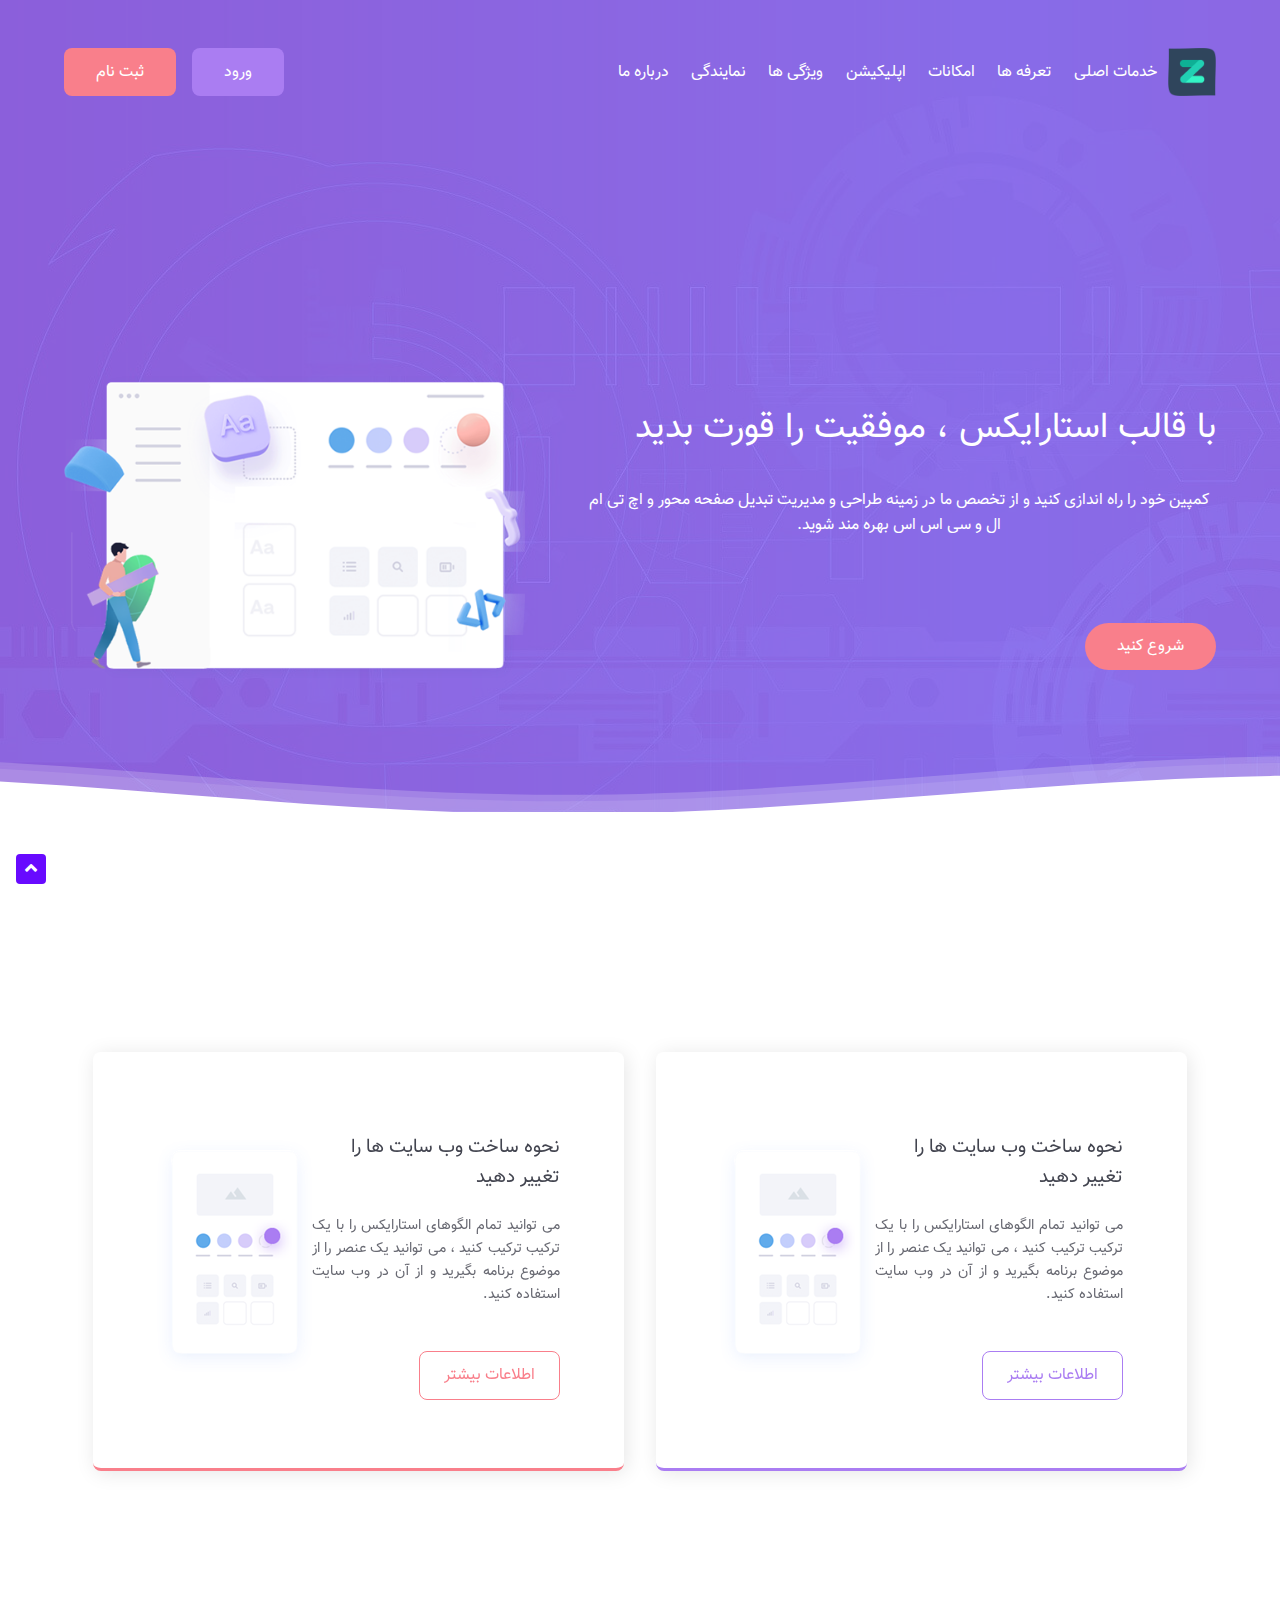
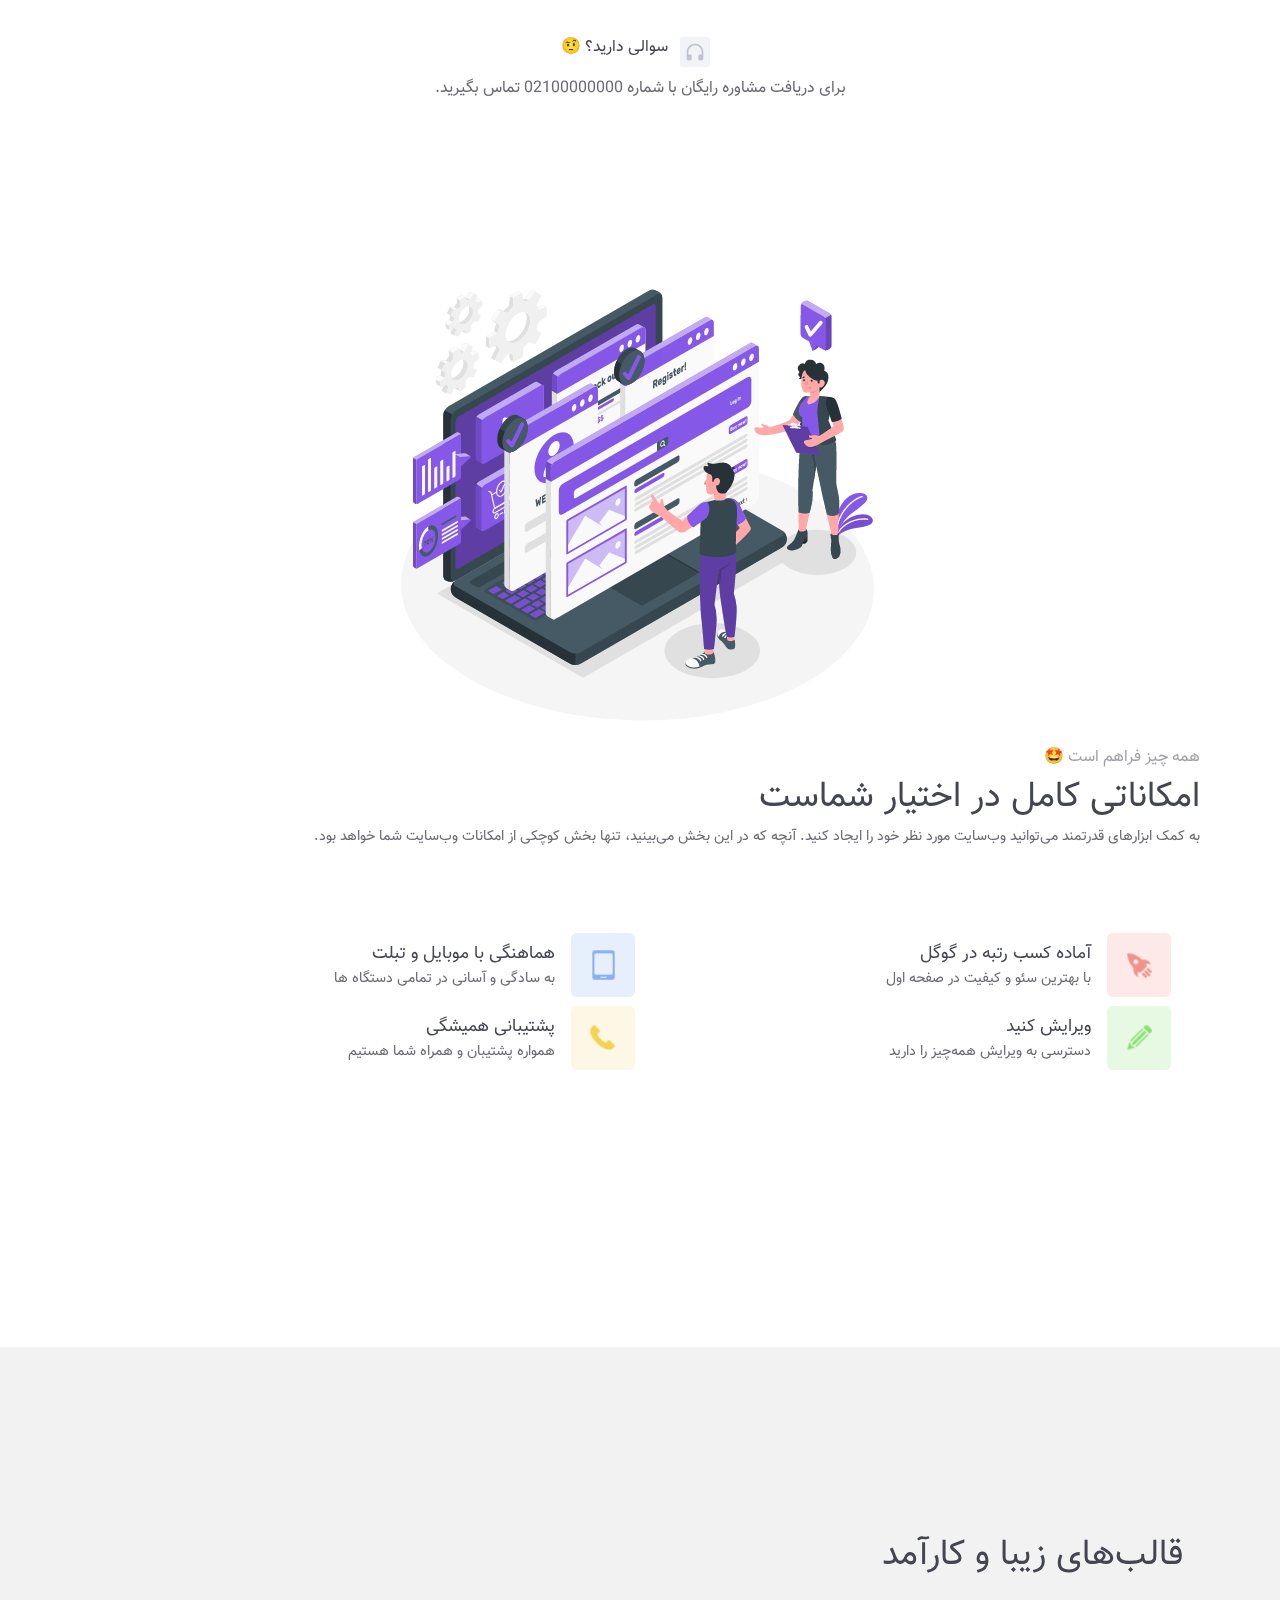
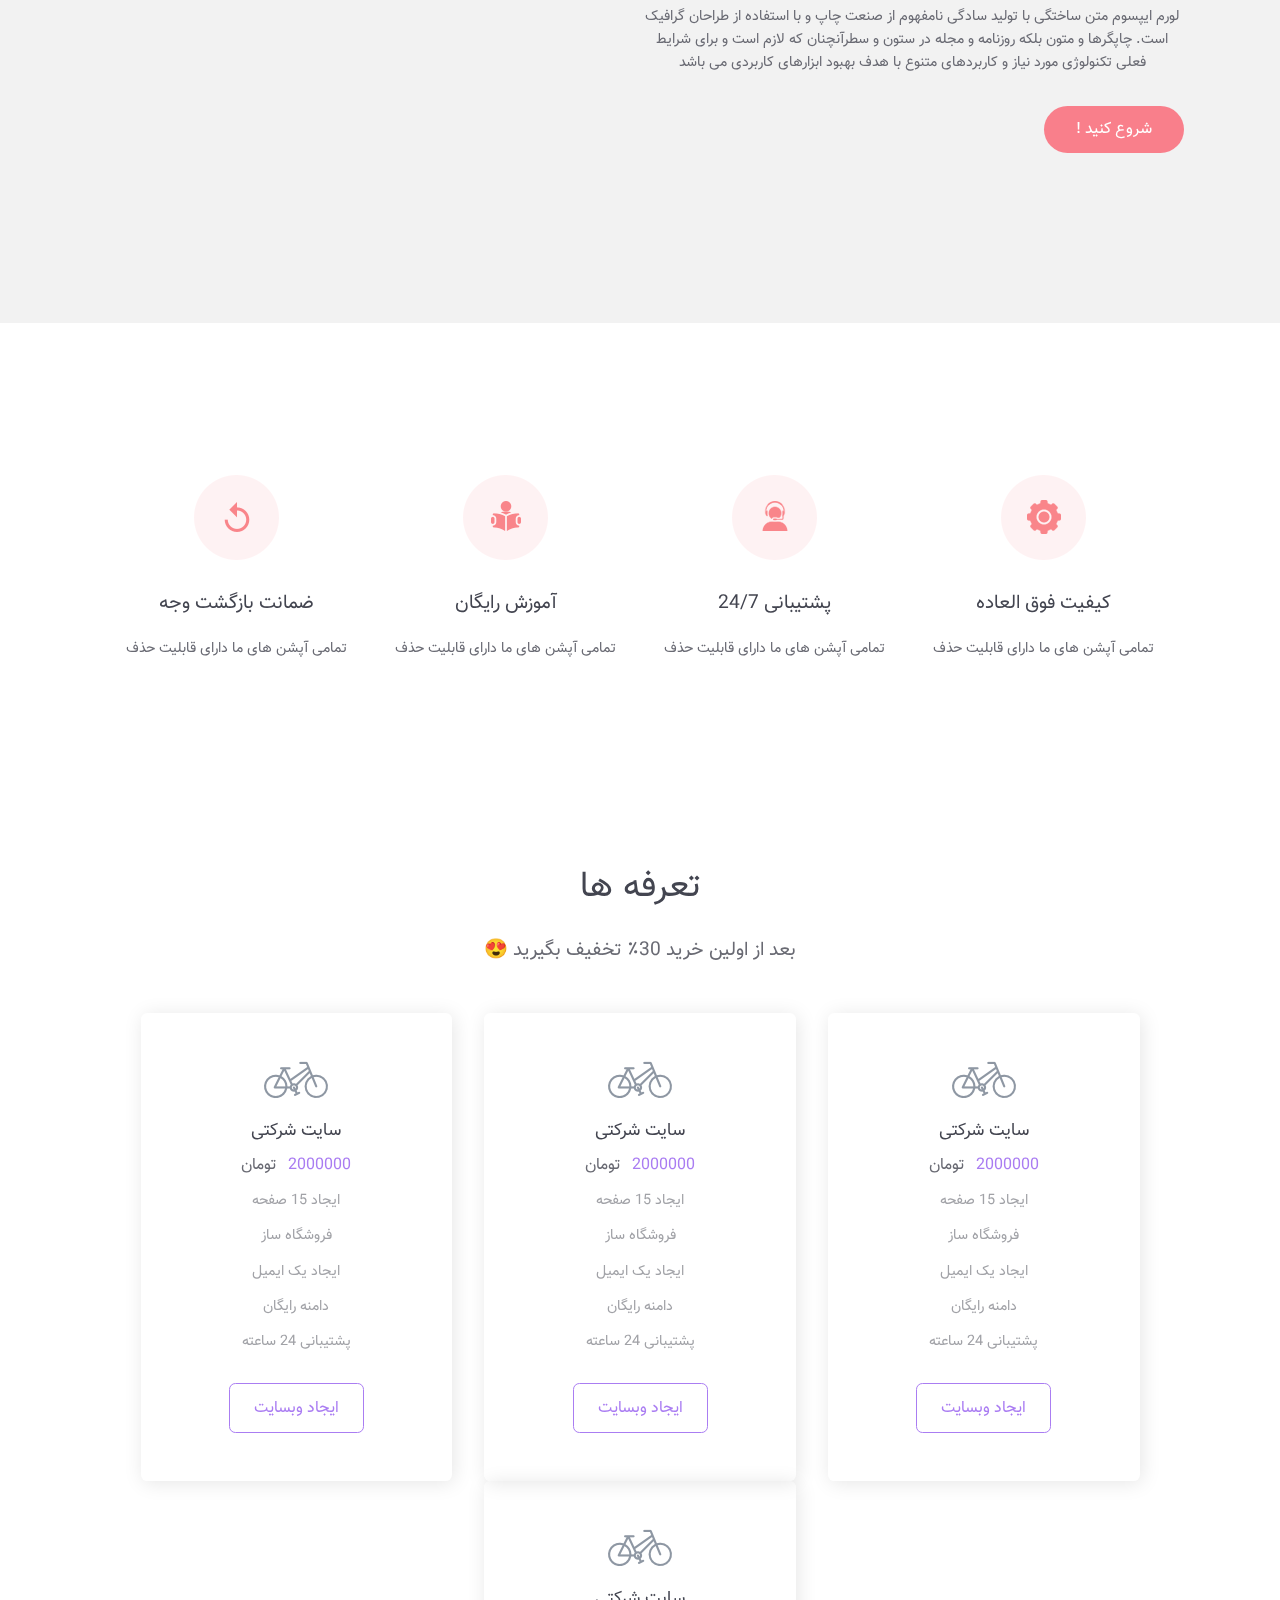
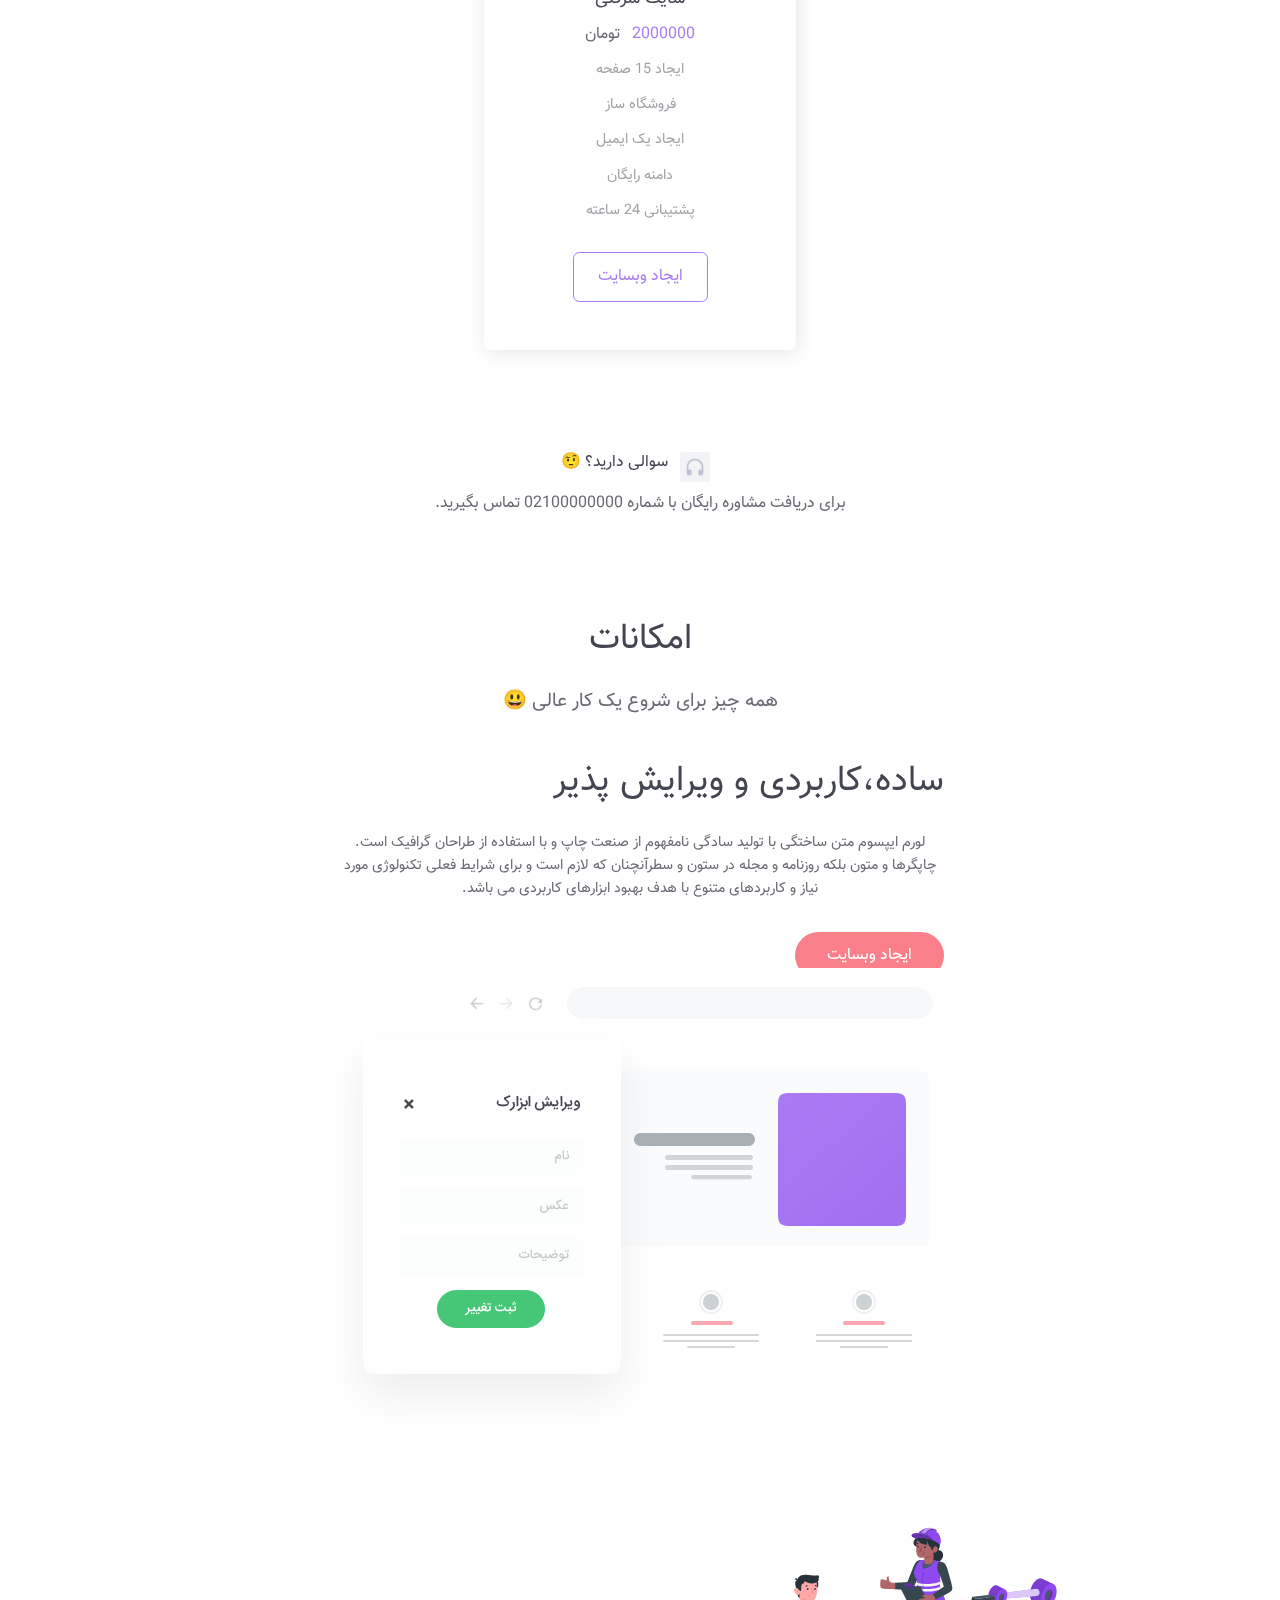
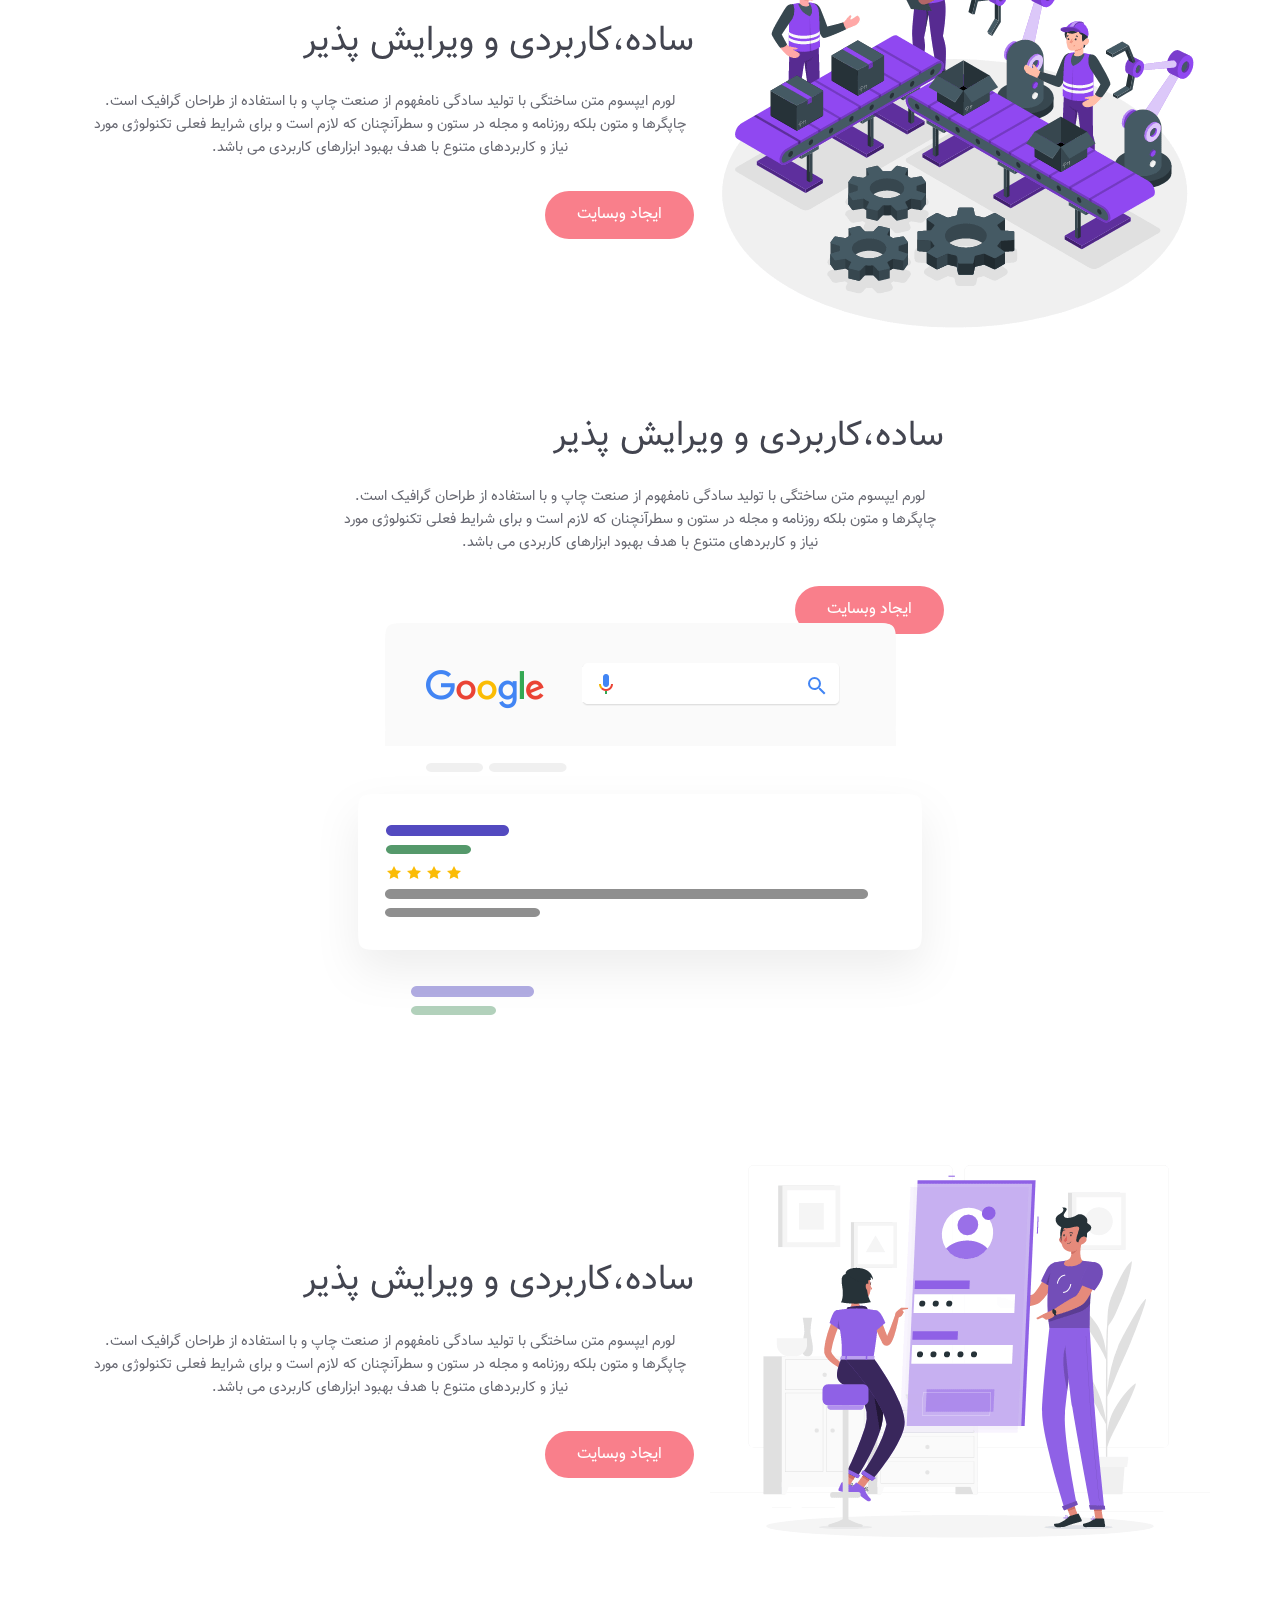
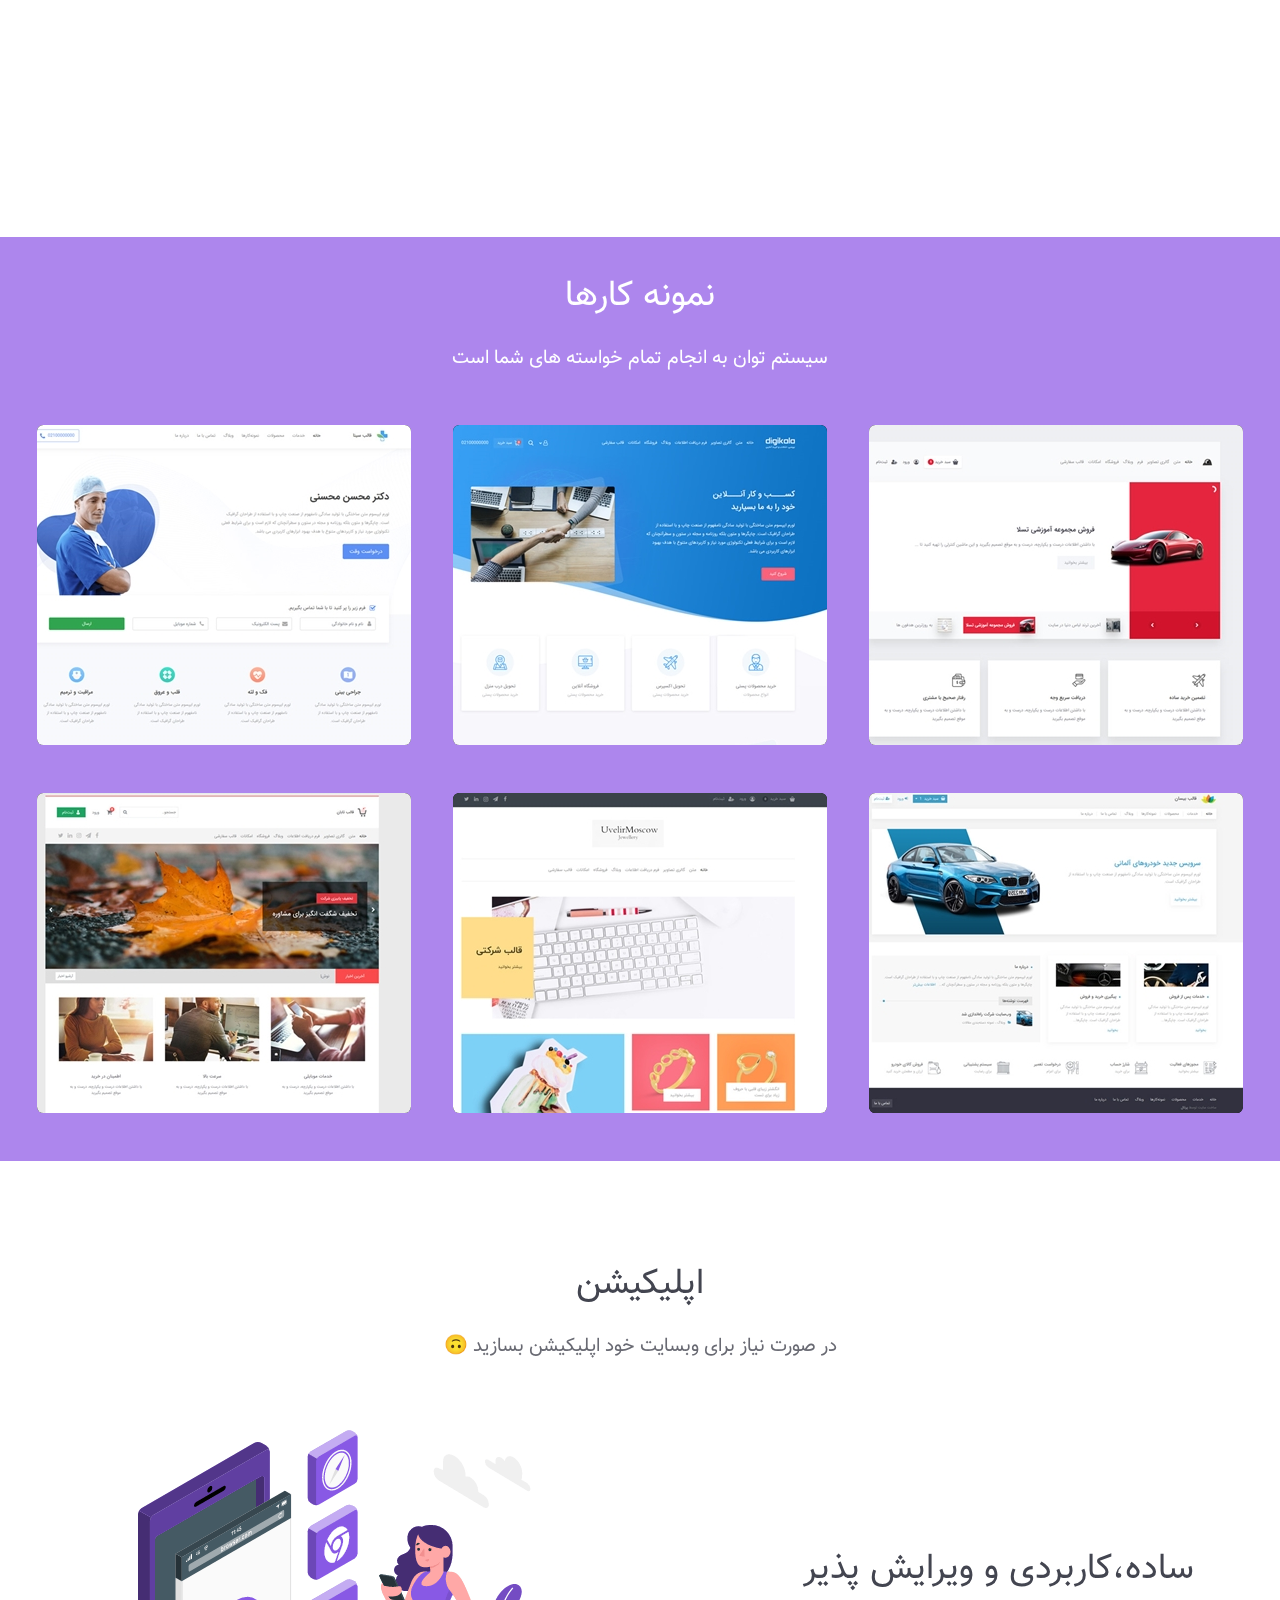
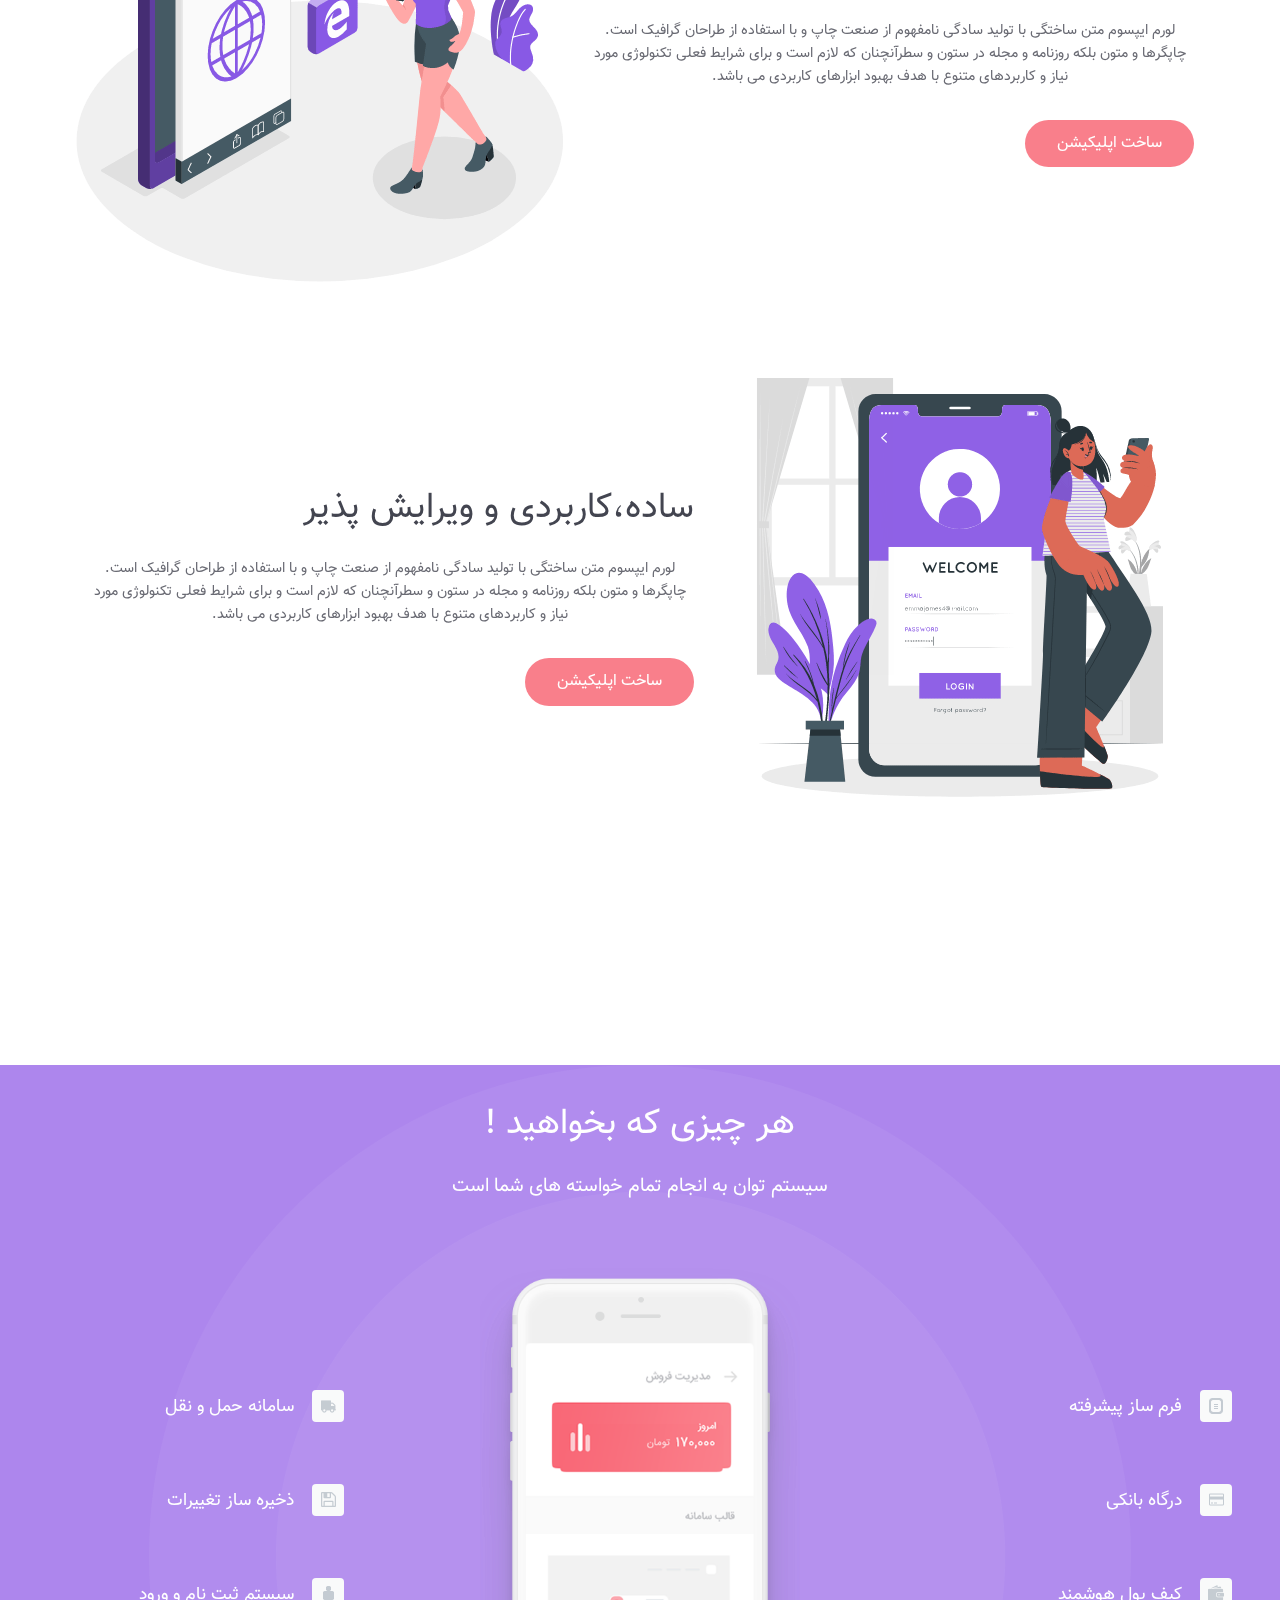
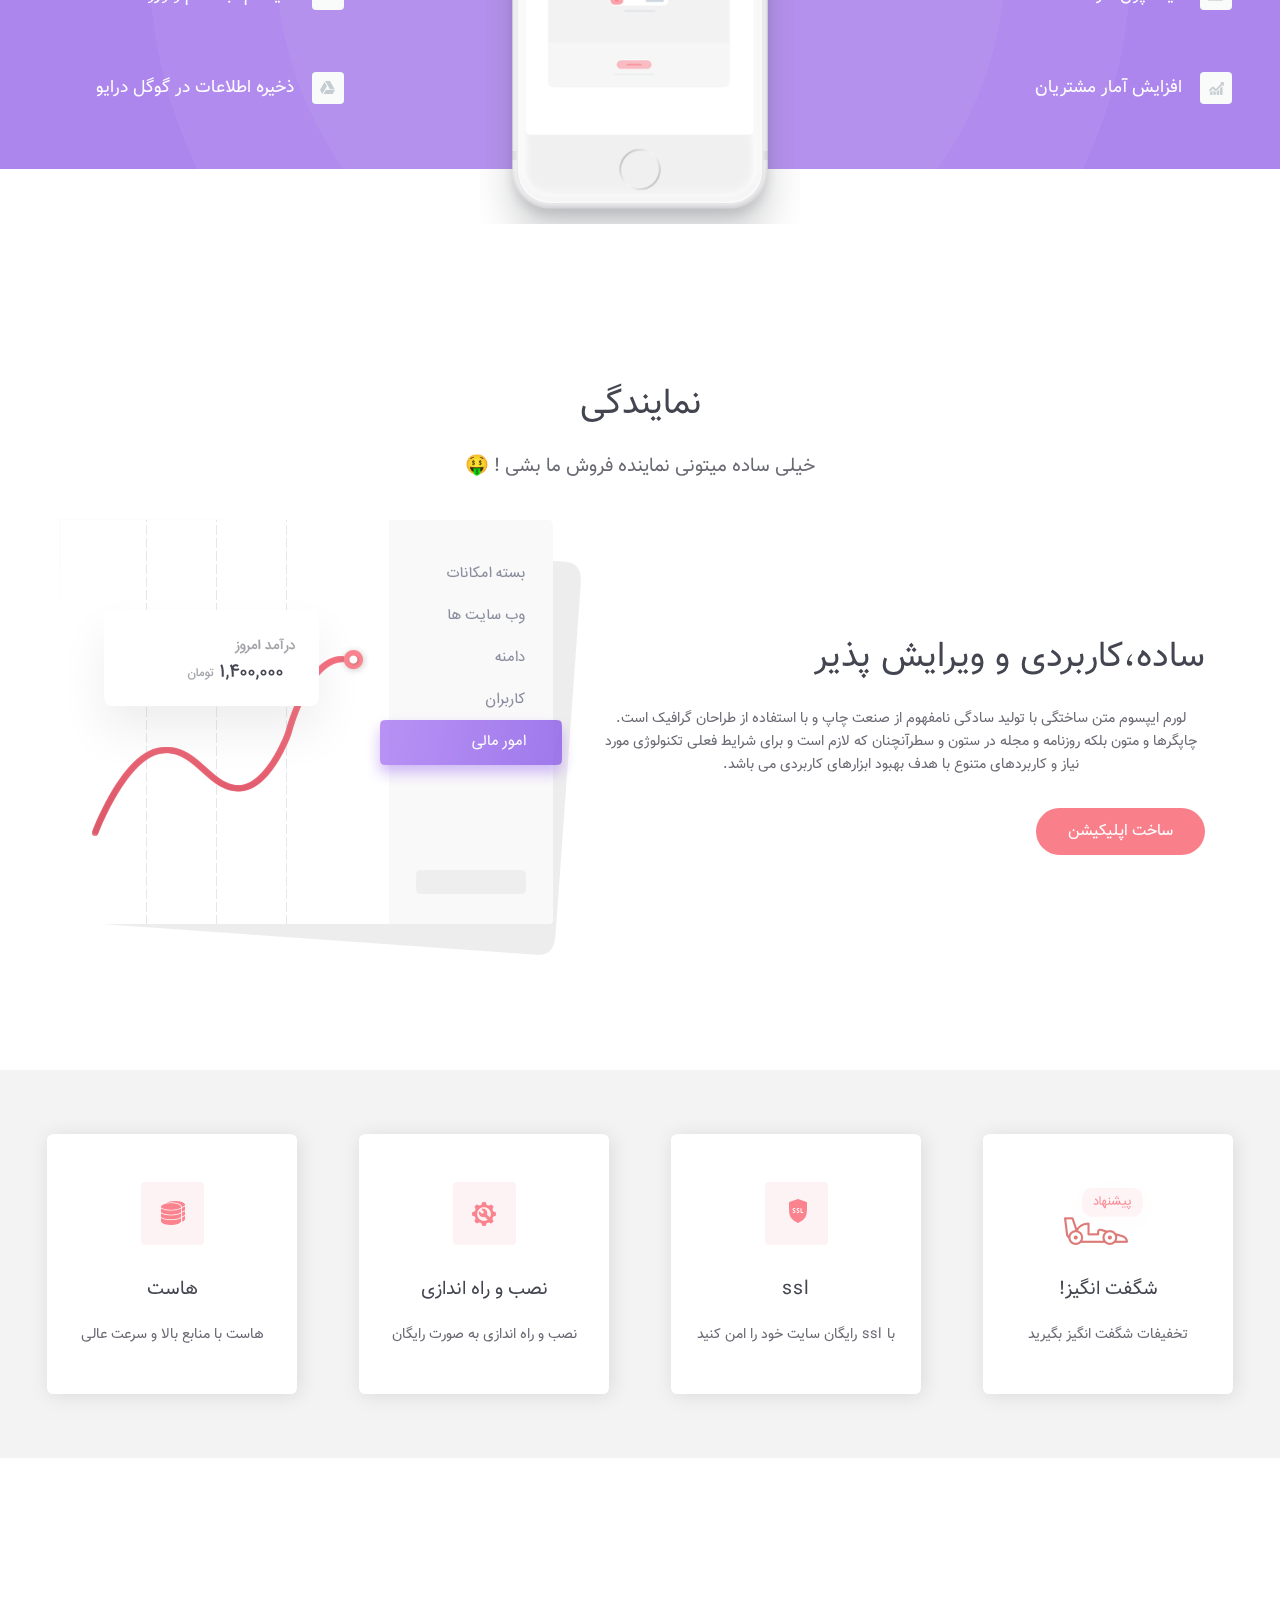
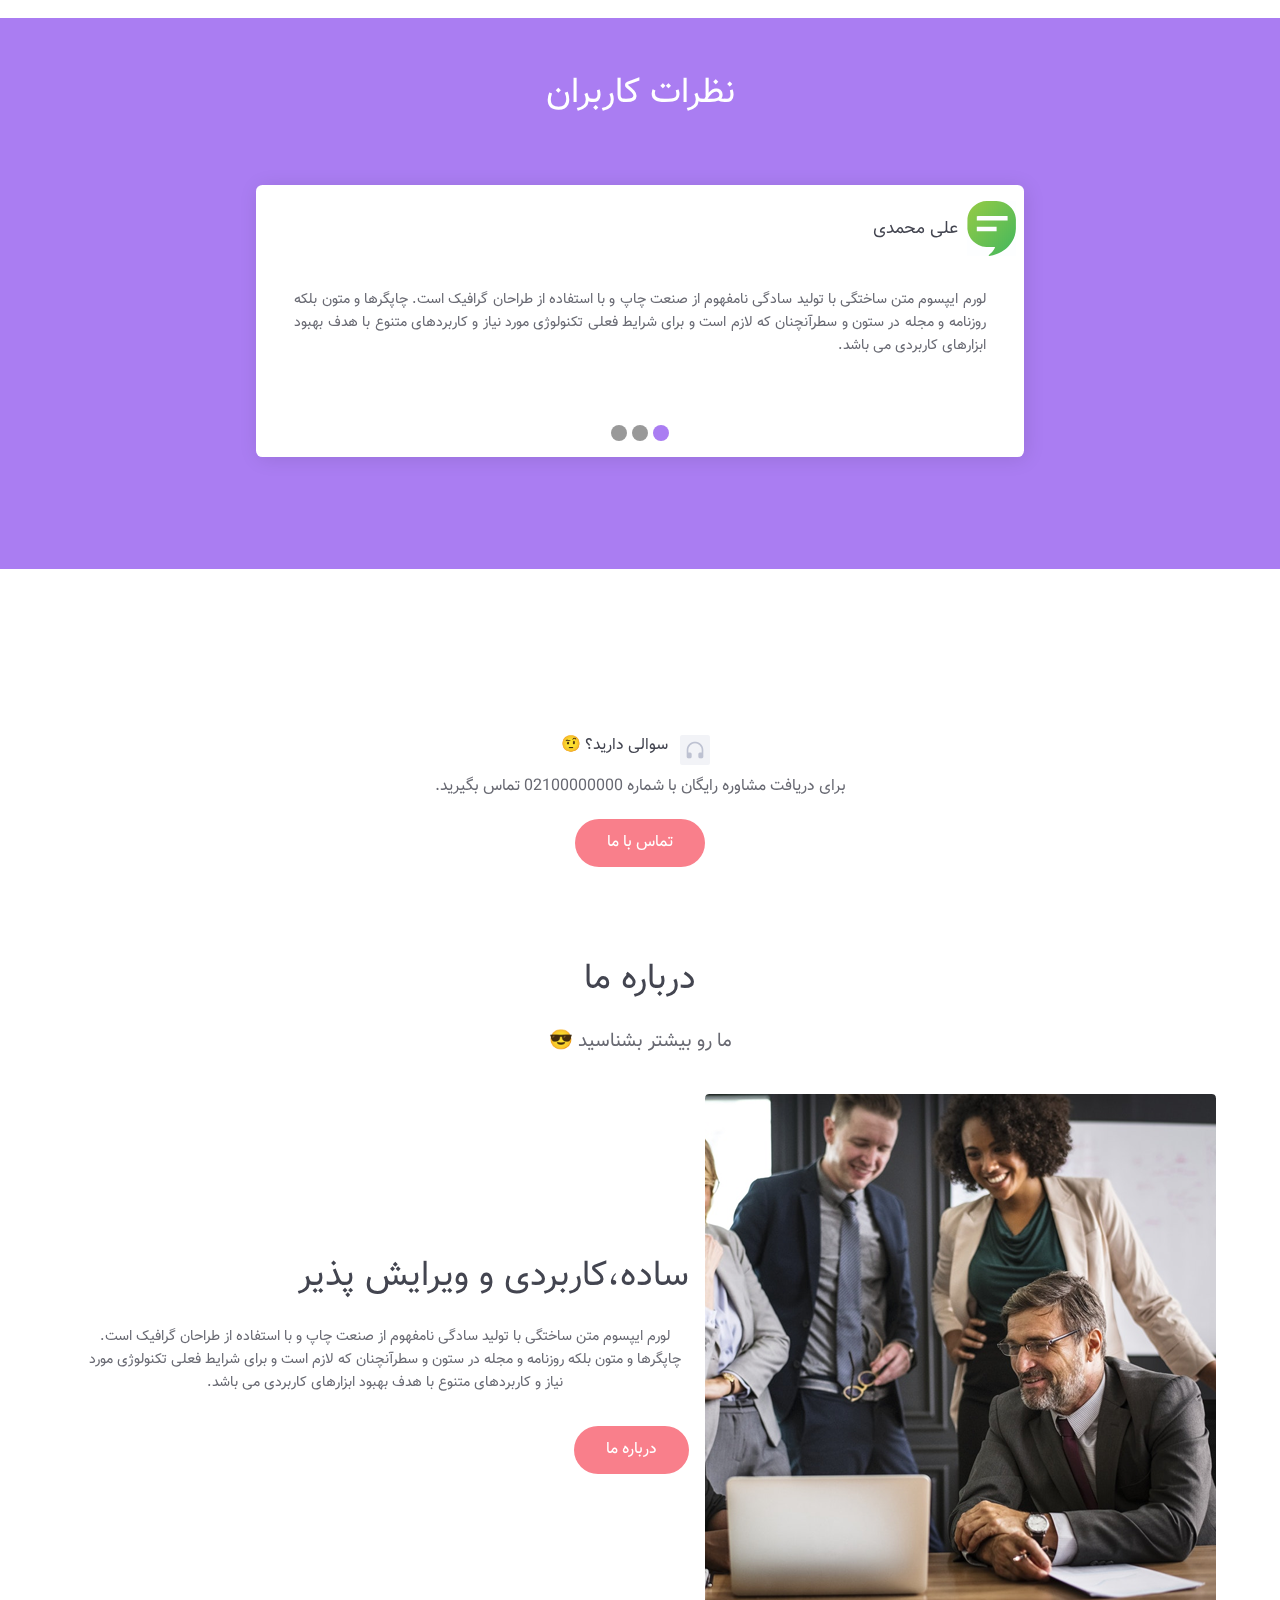
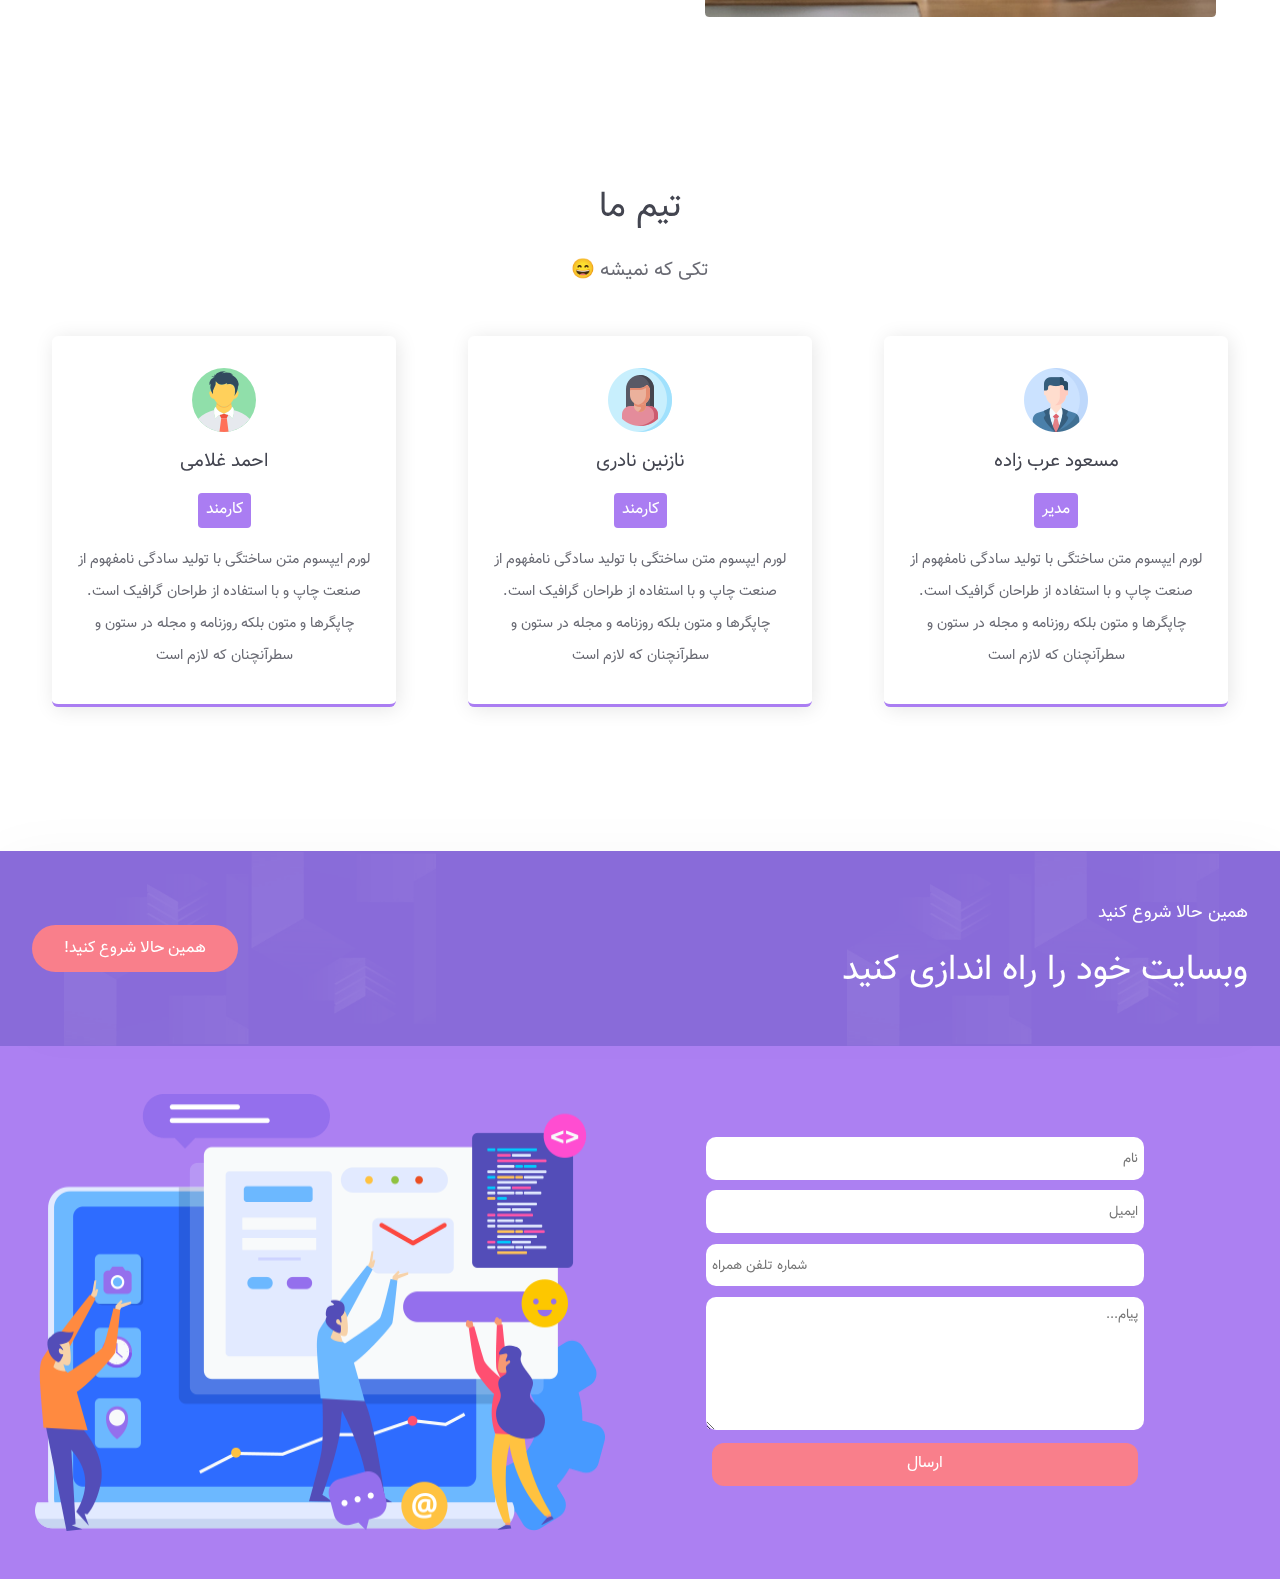
<file: index.html>
<!DOCTYPE html>
<html lang="en">
<head>
    <meta charset="UTF-8">
    <link rel="stylesheet" href="css/style.css">
    <link rel="stylesheet" href="css/all.css">
    <meta name="viewport" content="width=device-width, initial-scale=1.0">
    <title>قالب استارایکس</title>
</head>
<body>
    <section id="hero">

        <div class="header container">
            <div class="navigation">
                <div class="site-info">
                    <img src="img/BaseImg/zicco.png" alt="logo-website" width="50px">
                    <div class="menu">
                            <li><a href="#">خدمات اصلی</a></li>
                            <li><a href="#">تعرفه ها</a></li>
                            <li><a href="#">امکانات</a></li>
                            <li><a href="#">اپلیکیشن</a></li>
                            <li><a href="#">ویژگی ها</a></li>
                            <li><a href="#">نمایندگی</a></li>
                            <li><a href="#">درباره ما</a></li>
                    </div>
                    
                </div>
                <div class="user-account">
                    <a href="./login.html">ورود</a>
                    <a href="./sign up.html">ثبت نام</a>
                </div>
                <div class="mobile-menu">
                    <details>
                        <summary>
                            <svg aria-hidden="true" focusable="false" data-prefix="fas" data-icon="bars" class="svg-inline--fa fa-bars fa-w-14" role="img" xmlns="http://www.w3.org/2000/svg" viewBox="0 0 448 512"><path fill="currentColor" d="M16 132h416c8.837 0 16-7.163 16-16V76c0-8.837-7.163-16-16-16H16C7.163 60 0 67.163 0 76v40c0 8.837 7.163 16 16 16zm0 160h416c8.837 0 16-7.163 16-16v-40c0-8.837-7.163-16-16-16H16c-8.837 0-16 7.163-16 16v40c0 8.837 7.163 16 16 16zm0 160h416c8.837 0 16-7.163 16-16v-40c0-8.837-7.163-16-16-16H16c-8.837 0-16 7.163-16 16v40c0 8.837 7.163 16 16 16z"/></svg> 
                        </summary>
                        <div>
                            <li><a href="#highlights"> خدمات اصلی </a></li>
                            <li><a href="#tariff"> تعرفه ها </a></li>
                            <li><a href="#fasciitis-inYours"> امکانات </a></li>
                            <li><a href="#application"> اپلیکیشن </a></li>
                            <li><a href="#fas-special"> ویژگی ها </a></li>
                            <li><a href="#agent"> نمایندگی </a></li>
                            <li><a href="./login.html"> ورود </a></li>
                            <li><a href="./sign up.html"> ثبت نام </a></li>
                        </div>
                    </details>
                </div>
            </div>
            <div class="description-header">
                <div class="description-header-text">
                    <h2> با قالب استارایکس ، موفقیت را قورت بدید</h2>
                    <p>کمپین خود را راه اندازی کنید و از تخصص ما در زمینه طراحی و مدیریت تبدیل صفحه محور و اچ تی ام ال و سی اس اس بهره مند شوید.</p>
                    <a href="#">شروع کنید</a>
                </div>
                <div class="description-header-img">
                    <img src="./img/reimg/f34c40.png" alt="description-header-img">
                </div>
            </div>
        </div>
    
        <svg class="hero-waves" xmlns="http://www.w3.org/2000/svg" xmlns:xlink="http://www.w3.org/1999/xlink" viewBox="0 24 150 28 " preserveAspectRatio="none">
            <defs>
            <path id="wave-path" d="M-160 44c30 0 58-18 88-18s 58 18 88 18 58-18 88-18 58 18 88 18 v44h-352z">
            </path></defs>
            <g class="">
            <use xlink:href="#wave-path" x="50" y="3" fill="rgba(255,255,255, .1)">
            </use></g>
            <g class="wave2">
            <use xlink:href="#wave-path" x="50" y="0" fill="rgba(255,255,255, .2)">
            </use></g>
            <g class="wave3">
            <use xlink:href="#wave-path" x="50" y="9" fill="#fff">
            </use></g>
        </svg>
    
    </section>
    <div class="fast-helper container">
        <div class="fast-helper-child one">
            <div class="fast-helper-child-text one-text">
            <h2>نحوه ساخت وب سایت ها را تغییر دهید</h2>
            <p>می توانید تمام الگوهای استارایکس را با یک ترکیب ترکیب کنید ، می توانید یک عنصر را از موضوع برنامه بگیرید و از آن در وب سایت استفاده کنید.</p>
            <a href="#">اطلاعات بیشتر</a>
            </div>
            <div class="fast-helper-child-img one-img">
            <img src="./img/reimg/6a2d59.png" alt="fast helper">
            </div>
        </div>
        <div class="fast-helper-child two">
            <div class="fast-helper-child-text two-text">
            <h2>نحوه ساخت وب سایت ها را تغییر دهید</h2>
            <p>می توانید تمام الگوهای استارایکس را با یک ترکیب ترکیب کنید ، می توانید یک عنصر را از موضوع برنامه بگیرید و از آن در وب سایت استفاده کنید.</p>
            <a href="#">اطلاعات بیشتر</a>
            </div>
            <div class="fast-helper-child-img two-img">
            <img src="./img/reimg/6a2d59.png" alt="fast helper">
            </div>
        </div>
    </div>
    <div class="contact-us container">
        <img src="./img/reimg/ad776e.png" alt="contact us">
        <span>سوالی دارید؟ <span>&#129320;</span></span>
        <p>برای دریافت مشاوره رایگان با شماره 02100000000 تماس بگیرید. </p>
    </div>
    <div class="fast-faciitils container">
        <img src="./img/BaseImg/Usability testing.gif" alt="fast faciitils">
        <div class="fast-faciitils-item">
                <div class="fast-faciitils-text">
                <span>همه چیز فراهم است <span>&#129321;</span></span>
                <h1>امکاناتی کامل در اختیار شماست </h1>
                <p>به کمک ابزارهای قدرتمند می‌توانید وب‌سایت مورد نظر خود را ایجاد کنید. آنچه که در این بخش می‌بینید، تنها بخش کوچکی از امکانات وب‌سایت شما خواهد بود. </p>
            </div>
            <div class="fast-faciitils-icon-box">
                <div class="icon-box">
                    <img src="./img/reimg/e819c7.png">
                    <div class="icon-box-text">
                    <h2>آماده کسب رتبه در گوگل </h2>
                    <p>با بهترین سئو و کیفیت در صفحه اول </p>
                    </div>
                </div>
                <div class="icon-box">
                    <img src="./img/reimg/2da084.png">
                    <div class="icon-box-text">
                    <h2>هماهنگی با موبایل و تبلت</h2>
                    <p>به سادگی و آسانی در تمامی دستگاه ها </p>
                    </div>
                </div>
                <div class="icon-box">
                    <img src="./img/reimg/3531aa.png">
                    <div class="icon-box-text">
                    <h2>ویرایش کنید </h2>
                    <p>دسترسی به ویرایش همه‌چیز را دارید</p>
                    </div>
                </div>
                <div class="icon-box">
                    <img src="./img/reimg/09abbe.png">
                    <div class="icon-box-text">
                    <h2>پشتیبانی همیشگی </h2>
                    <p>همواره پشتیبان و همراه شما هستیم </p>
                    </div>
                </div>
            </div>
        </div>
    </div>
    <div class="template container">
        <div class="template-box">
            <div class="template-box-child">
                <div>
                    <h1>  قالب‌های زیبا و کارآمد  </h1>
                    <p>لورم ایپسوم متن ساختگی با تولید سادگی نامفهوم از صنعت چاپ و با استفاده از طراحان گرافیک است. چاپگرها و متون بلکه روزنامه و مجله در ستون و سطرآنچنان که لازم است و برای شرایط فعلی تکنولوژی مورد نیاز و کاربردهای متنوع با هدف بهبود ابزارهای کاربردی می باشد </p>
                    <a href="#">شروع کنید ! </a>
                </div>
                <div class="template-images"></div>
            </div>
        </div>
    </div>
    <div class="info-box container">
        <div class="info-box-child">
            <img src="./img/reimg/ccaba0.png">
            <h2>کیفیت فوق العاده</h2>
            <p>تمامی آپشن های ما دارای قابلیت حذف </p>
        </div>
        <div class="info-box-child">
            <img src="./img/reimg/7ab800.png">
            <h2>پشتیبانی 24/7</h2>
            <p>تمامی آپشن های ما دارای قابلیت حذف </p>
        </div>
        <div class="info-box-child">
            <img src="./img/reimg/c2c1e0.png">
            <h2>آموزش رایگان</h2>
            <p>تمامی آپشن های ما دارای قابلیت حذف </p>
        </div>
        <div class="info-box-child">
            <img src="./img/reimg/c8fccb.png">
            <h2>ضمانت بازگشت وجه</h2>
            <p>تمامی آپشن های ما دارای قابلیت حذف </p>
        </div>
    </div>
    <div class="tarrifs container">
        <h1>تعرفه ها</h1>
        <h4>بعد از اولین خرید 30٪ تخفیف بگیرید <span>&#128525;</span></h4>
        <div class="box-tarrifs">
            <div class="box-tarrifs-child">
                <img src="./img/reimg/51285d.png"><br>
                <h3>سایت شرکتی</h3>
                <span>2000000</span>&nbsp;&nbsp;
                <span>تومان</span>
                <p>ایجاد 15 صفحه</p>
                <p>فروشگاه ساز</p>
                <p>ایجاد یک ایمیل</p>
                <p>دامنه رایگان</p>
                <p>پشتیبانی 24 ساعته</p>
                <a href="#">ایجاد وبسایت</a>
            </div>
            <div class="box-tarrifs-child">
                <img src="./img/reimg/51285d.png"><br>
                <h3>سایت شرکتی</h3>
                <span>2000000</span>&nbsp;&nbsp;
                <span>تومان</span>
                <p>ایجاد 15 صفحه</p>
                <p>فروشگاه ساز</p>
                <p>ایجاد یک ایمیل</p>
                <p>دامنه رایگان</p>
                <p>پشتیبانی 24 ساعته</p>
                <a href="#">ایجاد وبسایت</a>
            </div>
            <div class="box-tarrifs-child">
                <img src="./img/reimg/51285d.png"><br>
                <h3>سایت شرکتی</h3>
                <span>2000000</span>&nbsp;&nbsp;
                <span>تومان</span>
                <p>ایجاد 15 صفحه</p>
                <p>فروشگاه ساز</p>
                <p>ایجاد یک ایمیل</p>
                <p>دامنه رایگان</p>
                <p>پشتیبانی 24 ساعته</p>
                <a href="#">ایجاد وبسایت</a>
            </div>
            <div class="box-tarrifs-child">
                <img src="./img/reimg/51285d.png"><br>
                <h3>سایت شرکتی</h3>
                <span>2000000</span>&nbsp;&nbsp;
                <span>تومان</span>
                <p>ایجاد 15 صفحه</p>
                <p>فروشگاه ساز</p>
                <p>ایجاد یک ایمیل</p>
                <p>دامنه رایگان</p>
                <p>پشتیبانی 24 ساعته</p>
                <a href="#">ایجاد وبسایت</a>
            </div>
        </div>
    </div>
    <div class="top-btn">
        <a href="#"><i class="fa fa-angle-up"></i></a>
    </div>
    <div class="contact-us container">
        <img src="./img/reimg/ad776e.png" alt="contact us">
        <span>سوالی دارید؟ <span>&#129320;</span></span>
        <p>برای دریافت مشاوره رایگان با شماره 02100000000 تماس بگیرید. </p>
    </div>
    <div class="faciitils container">
        <h1>امکانات</h1>
        <h4>همه چیز برای شروع یک کار عالی <span>&#128515;</span></h4>
        <div class="faciitils-child">
            <div class="faciitils-text">
                <h2>ساده،کاربردی و ویرایش پذیر</h2>
                <p>لورم ایپسوم متن ساختگی با تولید سادگی نامفهوم از صنعت چاپ و با استفاده از طراحان گرافیک است. چاپگرها و متون بلکه روزنامه و مجله در ستون و سطرآنچنان که لازم است و برای شرایط فعلی تکنولوژی مورد نیاز و کاربردهای متنوع با هدف بهبود ابزارهای کاربردی می باشد. </p>
                <a href="#">ایجاد وبسایت</a>
            </div>
            <img src="./img/reimg/962f78.png">
        </div>
        <div class="faciitils-child">
            <img src="./img/BaseImg/Manufacturing Process.gif">
            <div class="faciitils-text">
                <h2>ساده،کاربردی و ویرایش پذیر</h2>
                <p>لورم ایپسوم متن ساختگی با تولید سادگی نامفهوم از صنعت چاپ و با استفاده از طراحان گرافیک است. چاپگرها و متون بلکه روزنامه و مجله در ستون و سطرآنچنان که لازم است و برای شرایط فعلی تکنولوژی مورد نیاز و کاربردهای متنوع با هدف بهبود ابزارهای کاربردی می باشد. </p>
                <a href="#">ایجاد وبسایت</a>
            </div>
        </div>
        <div class="faciitils-child">
            <div class="faciitils-text">
                <h2>ساده،کاربردی و ویرایش پذیر</h2>
                <p>لورم ایپسوم متن ساختگی با تولید سادگی نامفهوم از صنعت چاپ و با استفاده از طراحان گرافیک است. چاپگرها و متون بلکه روزنامه و مجله در ستون و سطرآنچنان که لازم است و برای شرایط فعلی تکنولوژی مورد نیاز و کاربردهای متنوع با هدف بهبود ابزارهای کاربردی می باشد. </p>
                <a href="#">ایجاد وبسایت</a>
            </div>
            <img src="./img/reimg/43780e.png">
        </div>
        <div class="faciitils-child">
            <img src="./img/BaseImg/Mobile login.gif">
            <div class="faciitils-text">
                <h2>ساده،کاربردی و ویرایش پذیر</h2>
                <p>لورم ایپسوم متن ساختگی با تولید سادگی نامفهوم از صنعت چاپ و با استفاده از طراحان گرافیک است. چاپگرها و متون بلکه روزنامه و مجله در ستون و سطرآنچنان که لازم است و برای شرایط فعلی تکنولوژی مورد نیاز و کاربردهای متنوع با هدف بهبود ابزارهای کاربردی می باشد. </p>
                <a href="#">ایجاد وبسایت</a>
            </div>
        </div>
    </div>
    <div class="portfolio container">
        <h1>نمونه کارها</h1>
        <h4>سیستم توان به انجام تمام خواسته های شما است</h4>
        <div class="portfolio-box">
            <div class="portfolio-box-child">
                <div class="portfolio-child">
                    <div class="portfolio-img">
                        <img src="./img/BaseImg/2d8d98e1096f489b9f3e9e04d5b664bb.jpg" alt="">
                    </div>
                    <div class="portfolio-text">
                        <h2>نمونه کار یک</h2>
                        <p>طراح : مسعود عرب زاده</p>
                    </div>
                </div>
                <div class="portfolio-child">
                    <div class="portfolio-img">
                        <img src="./img/BaseImg/0b54313db9444fe49e550ca268fae70c.jpg" alt="">
                    </div>
                    <div class="portfolio-text">
                        <h2>نمونه کار دو</h2>
                        <p>طراح : مسعود عرب زاده</p>
                    </div>
                </div>
                <div class="portfolio-child">
                    <div class="portfolio-img">
                        <img src="./img/BaseImg/2fff48ae2ac14b0fa2f98b79a5a4a634.jpg" alt="">
                    </div>
                    <div class="portfolio-text">
                        <h2>نمونه کار سه</h2>
                        <p>طراح : مسعود عرب زاده</p>
                    </div>
                </div>
            </div>
            <div class="portfolio-box-child">
                <div class="portfolio-child">
                    <div class="portfolio-img">
                        <img src="./img/BaseImg/fe887bee34e84a9b887ddde4a9378610.jpg" alt="">
                    </div>
                    <div class="portfolio-text">
                        <h2>نمونه کار چهار</h2>
                        <p>طراح : مسعود عرب زاده</p>
                    </div>
                </div>
                <div class="portfolio-child">
                    <div class="portfolio-img">
                        <img src="./img/BaseImg/272067cefe08406194c416fdedf76719.jpg" alt="">
                    </div>
                    <div class="portfolio-text">
                        <h2>نمونه کار پنج</h2>
                        <p>طراح : مسعود عرب زاده</p>
                    </div>
                </div>
                <div class="portfolio-child">
                    <div class="portfolio-img">
                        <img src="./img/BaseImg/728d941f6f84467baaf756f4458b62ec.jpg" alt="">
                    </div>
                    <div class="portfolio-text">
                        <h2>نمونه کار شش</h2>
                        <p>طراح : مسعود عرب زاده</p>
                    </div>
                </div>
            </div>
        </div>
    </div>
    <div class="faciitils container">
        <h1>اپلیکیشن</h1>
        <h4>در صورت نیاز برای وبسایت خود اپلیکیشن بسازید <span>&#128579;</span></h4>
        <div class="faciitils-child">
            <div class="faciitils-text">
                <h2>ساده،کاربردی و ویرایش پذیر</h2>
                <p>لورم ایپسوم متن ساختگی با تولید سادگی نامفهوم از صنعت چاپ و با استفاده از طراحان گرافیک است. چاپگرها و متون بلکه روزنامه و مجله در ستون و سطرآنچنان که لازم است و برای شرایط فعلی تکنولوژی مورد نیاز و کاربردهای متنوع با هدف بهبود ابزارهای کاربردی می باشد. </p>
                <a href="#">ساخت اپلیکیشن</a>
            </div>
            <img src="./img/BaseImg/browsers.gif">
        </div>
        <div class="faciitils-child">
            <img src="./img/BaseImg/mobile.gif">
            <div class="faciitils-text">
                <h2>ساده،کاربردی و ویرایش پذیر</h2>
                <p>لورم ایپسوم متن ساختگی با تولید سادگی نامفهوم از صنعت چاپ و با استفاده از طراحان گرافیک است. چاپگرها و متون بلکه روزنامه و مجله در ستون و سطرآنچنان که لازم است و برای شرایط فعلی تکنولوژی مورد نیاز و کاربردهای متنوع با هدف بهبود ابزارهای کاربردی می باشد. </p>
                <a href="#">ساخت اپلیکیشن</a>
            </div>
        </div>
    </div>
    <div class="mobile-intro container">
        <h1>هر چیزی که بخواهید !</h1>
        <h4>سیستم توان به انجام تمام خواسته های شما است </h4>
        <div class="mobile-intro-box">
            <div class="mobile-intro-child-text">
                <div class="mobile-intro-property">
                <img src="./img/reimg/7ceb27.png">
                <span>فرم ساز پیشرفته</span>
                </div>
                <div class="mobile-intro-property">
                <img src="./img/reimg/0ad14b.png">
                <span>درگاه بانکی</span>
                </div>
                <div class="mobile-intro-property">
                <img src="./img/reimg/9b0e67.png">
                <span>کیف پول هوشمند</span>
                </div>
                <div class="mobile-intro-property">
                <img src="./img/reimg/422e4b.png">
                <span>افزایش آمار مشتریان</span>
                </div>
            </div>
            <div class="mobile-intro-child-img">
                <img src="./img/reimg/feature-image.png">
            </div>
            <div class="mobile-intro-child-text">
                <div class="mobile-intro-property">
                <img src="./img/reimg/3245ca.png">
                <span>سامانه حمل و نقل</span>
                </div>
                <div class="mobile-intro-property">
                <img src="./img/reimg/426546.png">
                <span>ذخیره ساز تغییرات</span>
                </div>
                <div class="mobile-intro-property">
                <img src="./img/reimg/ecd6d5.png">
                <span>سیستم ثبت نام و ورود</span>
                </div>
                <div class="mobile-intro-property">
                <img src="./img/reimg/abff61.png">
                <span>ذخیره اطلاعات در گوگل درایو</span>
                </div>
            </div>
        </div>
    </div>
    <div class="faciitils container">
        <h1>نمایندگی</h1>
        <h4>خیلی ساده میتونی نماینده فروش ما بشی ! <span>&#129297;</span></h4>
        <div class="faciitils-child">
            <div class="faciitils-text">
                <h2>ساده،کاربردی و ویرایش پذیر</h2>
                <p>لورم ایپسوم متن ساختگی با تولید سادگی نامفهوم از صنعت چاپ و با استفاده از طراحان گرافیک است. چاپگرها و متون بلکه روزنامه و مجله در ستون و سطرآنچنان که لازم است و برای شرایط فعلی تکنولوژی مورد نیاز و کاربردهای متنوع با هدف بهبود ابزارهای کاربردی می باشد. </p>
                <a href="#">ساخت اپلیکیشن</a>
            </div>
            <img src="./img/reimg/33789a.png">
        </div>
    </div>
    <div class="special container">
        <div class="special-item">
            <div class="special-item-child">
                <img src="./img/reimg/8e1fec.png">
                <h2>شگفت انگیز!</h2>
                <p>تخفیفات شگفت انگیز بگیرید</p>
            </div>
            <div class="special-item-child">
                <img src="./img/reimg/35de19.png">
                <h2>ssl</h2>
                <p>با ssl رایگان سایت خود را امن کنید</p>
            </div>
            <div class="special-item-child">
                <img src="./img/reimg/10d16c.png">
                <h2>نصب و راه اندازی</h2>
                <p>نصب و راه اندازی به صورت رایگان</p>
            </div>
            <div class="special-item-child">
                <img src="./img/reimg/cb32c6.png">
                <h2>هاست</h2>
                <p>هاست با منابع بالا و سرعت عالی</p>
            </div>
        </div>
    </div>
    <div class="comments container">
        <h1>نظرات کاربران</h1>
        <div class="comment-box">
            <div class="comment-slider">
                <input type="radio" name="image-slider" id="radio-slider1" checked>
                <input type="radio" name="image-slider" id="radio-slider2">
                <input type="radio" name="image-slider" id="radio-slider3">
                <div class="comment-slider-child" id="one">
                    <div class="comment-info">
                    <img src="img/reimg/e6b791.png">
                    <span>علی محمدی</span>
                    </div>
                    <div class="comment">
                    <p>لورم ایپسوم متن ساختگی با تولید سادگی نامفهوم از صنعت چاپ و با استفاده از طراحان گرافیک است. چاپگرها و متون بلکه روزنامه و مجله در ستون و سطرآنچنان که لازم است و برای شرایط فعلی تکنولوژی مورد نیاز و کاربردهای متنوع با هدف بهبود ابزارهای کاربردی می باشد.</p>
                    </div>
                </div>
                <div class="comment-slider-child" id="two">
                    <div class="comment-info">
                    <img src="img/reimg/e6b791.png">
                    <span>محمد باقری</span>
                    </div>
                    <div class="comment">
                    <p>لورم ایپسوم متن ساختگی با تولید سادگی نامفهوم از صنعت چاپ و با استفاده از طراحان گرافیک است. چاپگرها و متون بلکه روزنامه و مجله در ستون و سطرآنچنان که لازم است و برای شرایط فعلی تکنولوژی مورد نیاز و کاربردهای متنوع با هدف بهبود ابزارهای کاربردی می باشد.</p>
                    </div>
                </div>
                <div class="comment-slider-child" id="three">
                    <div class="comment-info">
                    <img src="img/reimg/e6b791.png">
                    <span>فاطمه محمدی</span>
                    </div>
                    <div class="comment">
                    <p>لورم ایپسوم متن ساختگی با تولید سادگی نامفهوم از صنعت چاپ و با استفاده از طراحان گرافیک است. چاپگرها و متون بلکه روزنامه و مجله در ستون و سطرآنچنان که لازم است و برای شرایط فعلی تکنولوژی مورد نیاز و کاربردهای متنوع با هدف بهبود ابزارهای کاربردی می باشد.</p>
                    </div>
                </div>
                <div class="slider-counter">
                    <label for="radio-slider1" class="counter" id="count1"></label>
                    <label for="radio-slider2" class="counter" id="count2"></label>
                    <label for="radio-slider3" class="counter" id="count3"></label>
                </div>
            </div>
        </div>
    </div>
    <div class="contact-us container">
        <img src="./img/reimg/ad776e.png" alt="contact us">
        <span>سوالی دارید؟ <span>&#129320;</span></span>
        <p>برای دریافت مشاوره رایگان با شماره 02100000000 تماس بگیرید. </p>
        <a href="#">تماس با ما</a>
    </div>
    <div class="faciitils container">
        <h1>درباره ما</h1>
        <h4>ما رو بیشتر بشناسید <span>&#128526;</span></h4>
        <div class="faciitils-child">
            <img src="./img/reimg/6347b2.png">
            <div class="faciitils-text">
                <h2>ساده،کاربردی و ویرایش پذیر</h2>
                <p>لورم ایپسوم متن ساختگی با تولید سادگی نامفهوم از صنعت چاپ و با استفاده از طراحان گرافیک است. چاپگرها و متون بلکه روزنامه و مجله در ستون و سطرآنچنان که لازم است و برای شرایط فعلی تکنولوژی مورد نیاز و کاربردهای متنوع با هدف بهبود ابزارهای کاربردی می باشد. </p>
                <a href="#">درباره ما</a>
            </div>
        </div>
    </div>
    <div class="team container">
        <h1>تیم ما</h1>
        <h4>تکی که نمیشه <span>&#128516;</span></h4>
        <div class="team-box">
            <div class="box-child">
                <img src="img/reimg/profile.png">
                <h3>مسعود عرب زاده</h3>
                <span>مدیر</span>
                <p>لورم ایپسوم متن ساختگی با تولید سادگی نامفهوم از صنعت چاپ و با استفاده از طراحان گرافیک است. چاپگرها و متون بلکه روزنامه و مجله در ستون و سطرآنچنان که لازم است</p>
            </div>
            <div class="box-child">
                <img src="img/reimg/user.png">
                <h3>نازنین نادری</h3>
                <span>کارمند</span>
                <p>لورم ایپسوم متن ساختگی با تولید سادگی نامفهوم از صنعت چاپ و با استفاده از طراحان گرافیک است. چاپگرها و متون بلکه روزنامه و مجله در ستون و سطرآنچنان که لازم است</p>
            </div>
            <div class="box-child">
                <img src="img/reimg/man (1).png">
                <h3>احمد غلامی</h3>
                <span>کارمند</span>
                <p>لورم ایپسوم متن ساختگی با تولید سادگی نامفهوم از صنعت چاپ و با استفاده از طراحان گرافیک است. چاپگرها و متون بلکه روزنامه و مجله در ستون و سطرآنچنان که لازم است</p>
            </div>
        </div>
    </div>
    <div class="top-footer">
        <div>
            <h3>همین حالا شروع کنید</h3>
            <h1>وبسایت خود را راه اندازی کنید</h1>
        </div>
        <div>
            <a href="#">همین حالا شروع کنید!</a>
        </div>
    </div>
    <div class="footer">
        <div class="form-footer">
            <input type="text" placeholder="نام">
            <input type="email" placeholder="ایمیل">
            <input type="tel" placeholder="شماره تلفن همراه">
            <textarea placeholder="پیام..."></textarea>
            <a href="#">ارسال</a>
        </div>
        <img src="img/reimg/services-pic.png">
    </div>
</body>
</html>
</file>
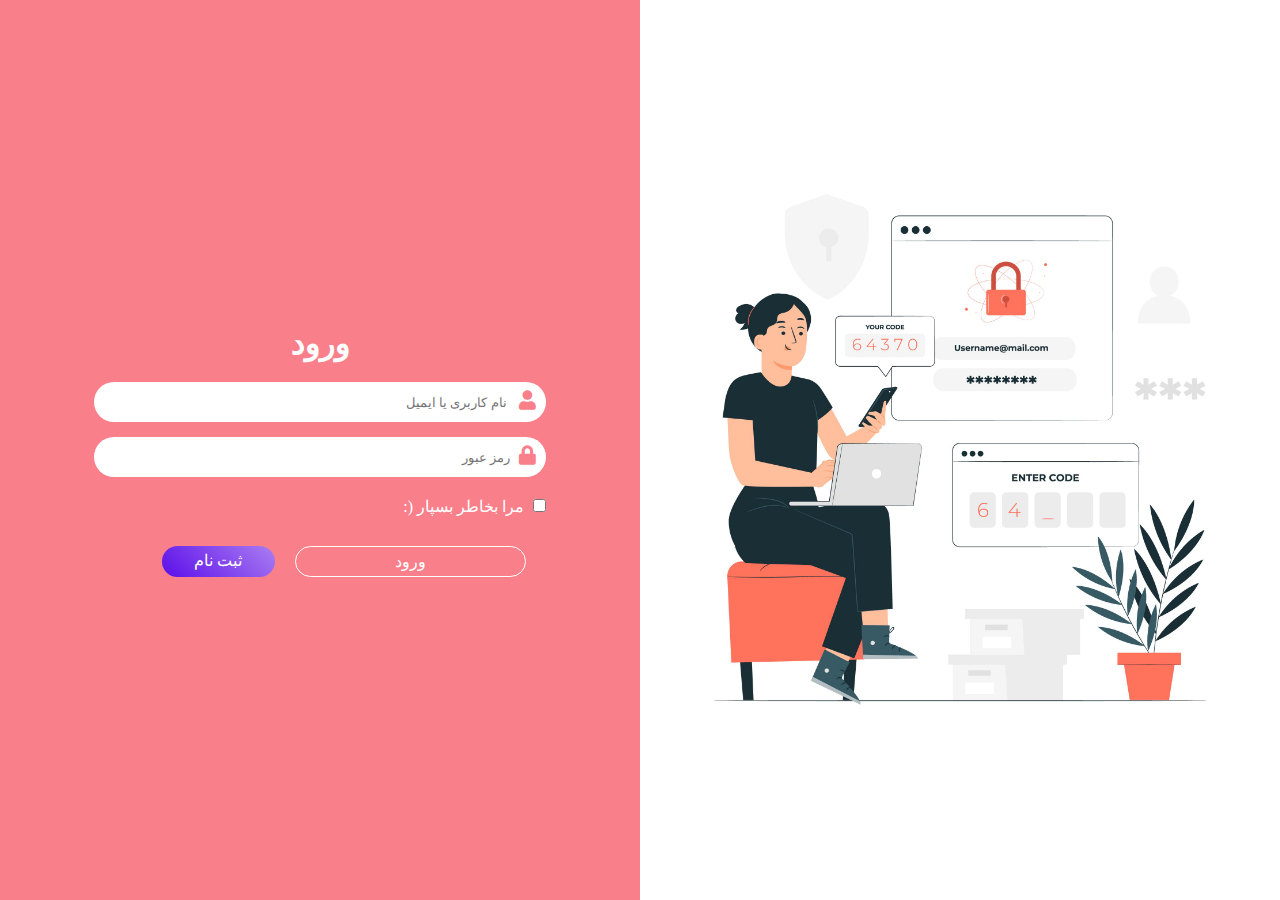
<file: login.html>
<!DOCTYPE html>
<html lang="en">
<head>
    <meta charset="UTF-8">
    <link rel="stylesheet" href="css/forms.css">
    <link rel="stylesheet" href="css/all.css">
    <title>ورود</title>
</head>
<body>
    <div class="container">
        <div class="img">
            <div class="img-box">
                     <img src="img/reimg/login.jpg" alt="login" class="img-signup"> 
            </div>
        </div>
        <div class="form">
            <div class="signup">
                <h1>ورود</h1>
                <div class="input">
                <div class="username">
                <i class="fa fa-user"></i>
                <input type="text" placeholder=" نام کاربری یا ایمیل">
                </div>
                <div class="password">
                <i class="fa fa-lock"></i>
                <input type="password" placeholder="رمز عبور">
                </div>
                </div>
                <div class="remember">
                    <input type="checkbox">
                    <span>مرا بخاطر بسپار (:</span>
                </div>
                <div class="button">
                    <div class="signup-btn"><a href="#" class="signup-button">ورود</a></div>
                    <div class="login-btn"><a href="index.html" class="login-button">ثبت نام</a></div>
                </div>
            </div>
        </div>
        
    </div>
</body>
</html>
</file>
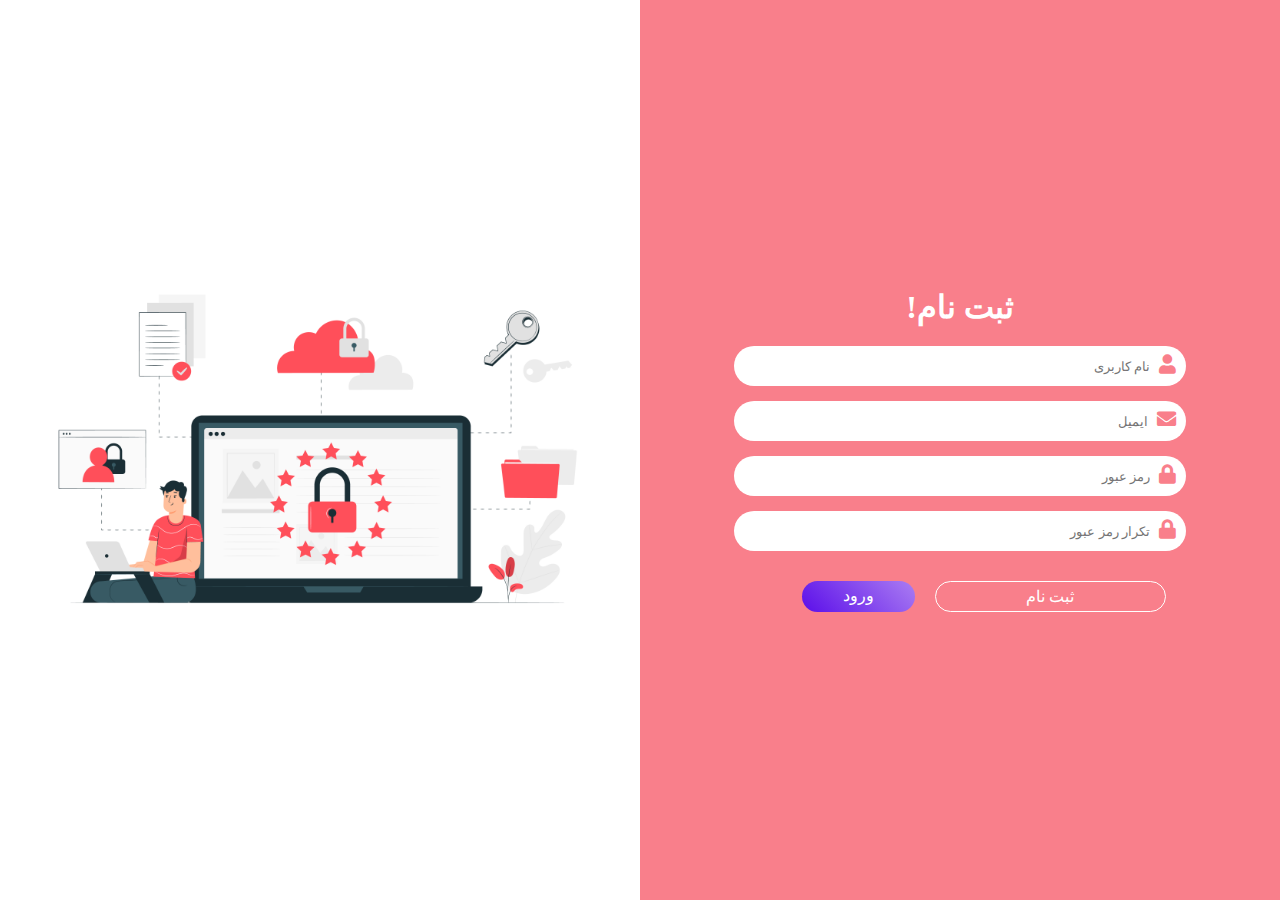
<file: sign up.html>
<!DOCTYPE html>
<html lang="en">
<head>
    <meta charset="UTF-8">
    <link rel="stylesheet" href="css/forms.css">
    <link rel="stylesheet" href="css/all.css">
    <title>ثبت نام</title>
</head>
<body>
    <div class="container">
        <div class="form">
            <div class="signup">
                <h1>ثبت نام!</h1>
                <div class="input">
                <div class="username">
                <i class="fa fa-user"></i>
                <input type="text" placeholder="نام کاربری">
                </div>
                <div class="email">
                <i class="fa fa-envelope"></i>
                <input type="email" placeholder="ایمیل">
                </div>
                <div class="password">
                <i class="fa fa-lock"></i>
                <input type="password" placeholder="رمز عبور">
                </div>
                <div class="password">
                <i class="fa fa-lock"></i>
                <input type="password" placeholder="تکرار رمز عبور">
                </div>
                </div>
                <div class="button">
                    <div class="signup-btn"><a href="#" class="signup-button">ثبت نام</a></div>
                    <div class="login-btn"><a href="login.html" class="login-button">ورود</a></div>
                </div>
            </div>
        </div>
        <div class="img">
            <div class="img-box">
                     <img src="img/reimg/signup.jpg" alt="signup" class="img-signup"> 
            </div>
        </div>
    </div>
</body>
</html>
</file>
<file: css/forms.css>
* {
    margin: 0;
    padding: 0;
    box-sizing: border-box;
}
body {
    background-color: white;
    font-family: vazir;
    direction: rtl;
}
.container {
    display: grid;
    grid-template-columns: 50% 50%;
}
.form {
    display: flex;
    justify-content: center;
    align-items: center;
    background-color: #f97f8b;
    height: 100vh;
}
.signup {
    width: 80%;
    padding: 35px 30px;
}
.signup h1 {
    text-align: center;
    color: white;
    margin-bottom: 20px;
}
.signup i {
    color: #f97f8b;
    margin-left: 5px;
    font-size: 1.2em;
    margin-top: 3px;
}
.input input {
    border: none;
    outline: none;
    width: 70%;
    background-color: transparent;
    font-family: vazir;
    transition: all 0.3s linear;
}
.input div {
    width: 100%;
    height: 40px;
    background-color: white;
    border-radius: 50px;
    padding: 5px 10px;
    margin: 15px 0px; 
}
.remember {
    margin-top: 20px;
}
.remember span {
    margin-right: 5px;
    color: white;
}
.button {
    display: grid;
    grid-template-columns: 60% 25%;
    margin-top: 30px;
}
.button a {
    text-decoration: none;
    color: white;
}
.signup-btn {
    border: 1px solid white;
    padding: 5px 0px;
    text-align: center;
    margin: 0px 20px 0px 20px;
    border-radius: 50px;
    cursor: pointer;
    transition: all 0.4s ease;
}
.login-btn {
    background: linear-gradient(45deg, #5b0ee9, #aa7df2);
    text-align: center;
    padding: 5px 0px;
    border: none;
    border-radius: 50px;
    cursor: pointer;
    transition: all 0.4s ease;
}
.signup-btn:hover {
    transform: scaleX(1.05);
}
.login-btn:hover {
    background: linear-gradient(45deg, #aa7df2, #5b0ee9);
}
.img {
    display: flex;
    justify-content: center;
    align-items: center;
}
.img-box {
    width: 90%;
}
.img-signup {
    width: 100%;

}
@media only screen and (min-width:220px) and (max-width:768px) {
    .container {
        display: grid;
        grid-template-columns: 100%;
    }
    .img {
        display: none;
    }
    .signup {
        width: 85%;
    }
    .button {
        display: grid;
        grid-template-columns: 100%;
        margin-top: 30px;
    }
    .login-btn {
        margin-top: 30px;
        width: 50%;
        transform: translateX(-50%);
    }
    .signup-btn {
        margin: 0px;
    }
    
}
</file>
<file: css/style.css>
/*font icon file*/
@import url(./all.css);
/*reset file*/
@import url(./reset.css);
/*font file*/
@import url(./font.css);
/*library file*/
@import url(./library/wave.css);
/*stule*/
html {
    scroll-behavior: smooth;
}
body {
    direction: rtl;
    font-family: vazir;
}
li {
    list-style-type: none;
}
a {
    text-decoration: none;
}
:root {
    /* colors */
    --primery-color: #aa7df2;
    --secendry-primery-color: #f97f8b;
    --third-primery-color: #6d7181;
    --white-color: #ffffff;
    /* border */
    --border-radius-25: 0.25em;
    --border-radius-40: 0.4em;
    --border-radius-50: 0.5em;
    --border-radius-75: 0.75em;
    --border-radius-500: 5em;
    --border-purple:  solid var(--primery-color) 0.01em;
    --border-red:  solid var(--secendry-primery-color) 0.01em;
    --box-shadow:  2px 2px 20px rgba(0, 0, 0, 0.1);
    /* font-color */
    --subtitle-color: #a1a2a7;
    --title-color: #434550;
    --description-color: #696a73;
    /* font size */
    --font-size-70: 0.7em;
    --font-size-80: 0.8em;
    --font-size-90: 0.9em;
    --font-size-100: 1em;
    --font-size-110: 1.1em;
    --font-size-120: 1.2em;
    --font-size-180: 1.8em;
    --font-size-220: 2.2em;
    /*padding*/
    --padding-standard-btn: 0.7em 2em;
    --padding-second-standard-btn: 0.7em 1.5em;
    --padding-tarrifs-btn: 0.4em 1.5em;
    /*transition*/
    --transition-btn: all 0.3s ease-in-out;
}
.container {
    max-width: 1340px;
    margin: auto;
    padding: 0em 4em;
    letter-spacing: 0.05em;
}
/*header*/
.header {

}
/*header ==> site info*/
.header .site-info img {
    width: 3em;
    height: 3em;
}
.header .navigation {
    display: flex;
    justify-content: space-between;
    padding-top: 3em;
}
.header .navigation .site-info {
    display: flex;
}
.header .navigation .menu {
    display: flex;
    align-items: center;
}
.header .navigation .menu li {
    margin: 0em 0.7em;
}
.header .navigation .menu li a {
    color: var(--white-color);
}
/*header ==> user account*/
.header .user-account {
    display: flex;
    align-items: center;
}
.header .user-account a {
    font-size: var(--font-size-100);
    padding: var(--padding-standard-btn);
    color: var(--white-color);
    border-radius: var(--border-radius-50);
}
.header .user-account a:first-child {
    margin-left: 0.5em;
    background-color: var(--primery-color);
}
.header .user-account a:last-child {
    margin-right: 0.5em;
    background-color: var(--secendry-primery-color);
}
/*header ==> description header*/
.header .description-header {
    display: flex;
    flex-wrap: wrap;
    justify-content: space-between;
    align-items: center;
    margin-top: 17em;
}
.header .description-header .description-header-text {
    width: 55%;
    text-align: justify;
    color: var(--white-color);

}
.header .description-header .description-header-text h2 {
    font-size: var(--font-size-220);
}
.header .description-header .description-header-text p {
    margin: 2em 0em 6em;
}
.header .description-header .description-header-text a {
    background-color: var(--secendry-primery-color);
    color: var(--white-color);
    border-radius: var(--border-radius-500);
    padding: var(--padding-standard-btn);
}
.header .description-header .description-header-img {
    width: 40%;
}
.header .description-header .description-header-img img {
    width: 100%;
}
/*fast helper*/
.fast-helper {
    display: flex;
    flex-wrap: wrap;
    justify-content: center;
    align-items: center;
    margin: 15em 0em 10em;
}
.fast-helper .fast-helper-child {
    display: flex;
    justify-content: center;
    align-items: center;
    width: 35%;
    margin: 0em 1em;
    padding: 5em 4em;
    border-radius: var(--border-radius-50);
    background-color: var(--white-color);
    box-shadow: var(--box-shadow);
}
.fast-helper .fast-helper-child-text h2 {
    font-size: var(--font-size-120);
    color: var(--title-color);
}
.fast-helper .fast-helper-child-text p {
    font-size: var(--font-size-90);
    color: var(--description-color);
    text-align: justify;
    margin: 1.5em 0em 4em;
}
.fast-helper .one {
    border-bottom: 0.2em solid var(--primery-color);
}
.fast-helper .two {
    border-bottom: 0.2em solid var(--secendry-primery-color);
}
.fast-helper .fast-helper-child .one-text a {
    border: var(--border-purple);
    border-radius: var(--border-radius-50);
    padding: var(--padding-second-standard-btn);
    color: var(--primery-color);
    transition: all 0.3s linear;
}
.fast-helper .fast-helper-child .one-text a:hover {
    background-color: var(--primery-color);
    color: var(--white-color);
}
.fast-helper .fast-helper-child .two-text a {
    border: var(--border-red);
    border-radius: var(--border-radius-50);
    padding: var(--padding-second-standard-btn);
    color: var(--secendry-primery-color);
    transition: var(--transition-btn);
}
.fast-helper .fast-helper-child .two-text a:hover {
    background-color: var(--secendry-primery-color);
    color: var(--white-color);
}
.contact-us {
    text-align: center;
}
.contact-us img {
    margin-bottom: -1.2em;
}
.contact-us span {
    color: var(--title-color);
    font-size: var(--font-size-100);
}
.contact-us p {
    color: var(--description-color);
    margin: 1em 0em 2em;
}
.contact-us a {
    background-color: var(--secendry-primery-color);
    color: var(--white-color);
    border-radius: var(--border-radius-500);
    padding: var(--padding-standard-btn);
    transition: var(--transition-btn);
}
.contact-us a:hover {
    background-color: var(--primery-color);
}
.fast-faciitils {
    display: flex;
    flex-wrap: wrap;
    justify-content: center;
    align-items: center;
    padding: 7em 5em;
}
.fast-faciitils .fast-faciitils-item {
    padding: 0em em;
}
.fast-faciitils .fast-faciitils-text span {
    font-size: var(--font-size-100);
    color: var(--subtitle-color);
}
.fast-faciitils .fast-faciitils-text h1 {
    font-size: var(--font-size-220);
    color: var(--title-color);
}
.fast-faciitils .fast-faciitils-text p {
    font-size: var(--font-size-90);
    color: var(--description-color);
    text-align: justify;
}
.fast-faciitils .fast-faciitils-icon-box {
    display: flex;
    flex-wrap: wrap;
    justify-content: center;
    margin-top: 5em;
}
.fast-faciitils .fast-faciitils-icon-box .icon-box {
    display: flex;
    align-items: center;
    width: 47%;
    margin: 0.3em;
}
.fast-faciitils .fast-faciitils-icon-box .icon-box img {
    margin-left: 1em;
    width: 4em;
    height: 4em;
}
.fast-faciitils .fast-faciitils-icon-box .icon-box h2 {
    font-size: var(--font-size-110);
    color: var(--title-color);
}
.fast-faciitils .fast-faciitils-icon-box .icon-box p {
    font-size: var(--font-size-90);
    color: var(--description-color);
}
.template {
    background-color: #f2f2f2;
    margin-top: 10em;
}
.template .template-box-child {
    display: flex;
    flex-wrap: wrap;
    align-items: center;
    padding: 3em 2em;
}
.template .template-box-child div:first-child {
    width: 50%;
    text-align: justify;
    align-items: center;
}
.template .template-box-child h1 {
    font-size: var(--font-size-220);
    color: var(--title-color);
}
.template .template-box-child p {
    font-size: var(--font-size-90);
    color: var(--description-color);
    margin: 1.5em 0em 3em;
}
.template .template-box-child a {
    background-color: var(--secendry-primery-color);
    color: var(--white-color);
    border-radius: var(--border-radius-500);
    padding: var(--padding-standard-btn);
    transition: var(--transition-btn);
}
.template .template-box-child a:hover {
    background-color: var(--primery-color);
}
.template .template-images {
    background-position: center;
    background-repeat: no-repeat;
    animation: template infinite 30s;
    width: 50%;
    height: 30em;
}
@keyframes template {
    0% {
        background-image: url(../img/BaseImg/090844d2457541789efedff5f63fee22.jpg);
        opacity: 0.3;
    }

    5% {
        opacity: 1;
    }

    10% {
        background-image: url(../img/BaseImg/0b54313db9444fe49e550ca268fae70c.jpg);
        opacity: 0.3;
    }

    15% {
        opacity: 1;
    }

    20% {
        background-image: url(../img/BaseImg/272067cefe08406194c416fdedf76719.jpg);
        opacity: 0.3;
    }

    25% {
        opacity: 1;
    }

    30% {
        background-image: url(../img/BaseImg/2d8d98e1096f489b9f3e9e04d5b664bb.jpg);
        opacity: 0.3;
    }

    35% {
        opacity: 1;
    }

    40% {
        background-image: url(../img/BaseImg/2fff48ae2ac14b0fa2f98b79a5a4a634.jpg);
        opacity: 0.3;
    }

    45% {
        opacity: 1;
    }

    50% {
        background-image: url(../img/BaseImg/728d941f6f84467baaf756f4458b62ec.jpg);
        opacity: 0.3;
    }

    55% {
        opacity: 1;
    }

    
    60% {
        background-image: url(../img/BaseImg/b76501508b9e4f318c7c35b39be34901.jpg);
        opacity: 0.3;
    }

    65% {
        opacity: 1;
    }

    
    70% {
        background-image: url(../img/BaseImg/c4b4d8acf7b34659943a258cb949053e.jpg);
        opacity: 0.3;
    }

    75% {
        opacity: 1;
    }

    
    80% {
        background-image: url(../img/BaseImg/f9574ddb57a843e2b4356833a33a8e4e.jpg);
        opacity: 0.3;
    }

    85% {
        opacity: 1;
    }

    
    90% {
        background-image: url(../img/BaseImg/fe887bee34e84a9b887ddde4a9378610.jpg);
        opacity: 0.3;
    }

    95% {
        opacity: 1;
    }

    100% {
        background-image: url(../img/BaseImg/2d8d98e1096f489b9f3e9e04d5b664bb.jpg);
        opacity: 0.3;
    }
}
.info-box {
    display: flex;
    flex-wrap: wrap;
    justify-content: center;
    align-items: center;
    margin: 8em 0em;
}
.info-box .info-box-child {
    text-align: center;
    padding: 1.5em;
}
.info-box .info-box-child h2 {
    font-size: var(--font-size-120);
    color: var(--title-color);
    margin: 1em;
}
.info-box .info-box-child p {
    font-size: var(--font-size-90);
    color: var(--description-color);
}
.tarrifs {
    padding: 3em 2em;
    text-align: center;
}
.tarrifs h1 {
    font-size: var(--font-size-220);
    color: var(--title-color);
}
.tarrifs h4 {
    font-size: var(--font-size-120);
    color: var(--description-color);
    margin: 1em 0em;
}
.tarrifs .box-tarrifs {
    display: flex;
    flex-wrap: wrap;
    justify-content: center;
    align-items: center;
    margin: 3em 0em;
}
.tarrifs .box-tarrifs .box-tarrifs-child {
    width: 23%;
    padding: 3em 1em;
    box-shadow: var(--box-shadow);
    border-radius: var(--border-radius-40);
    margin: 0em 1em;
    line-height: 2.2em;
}
.tarrifs .box-tarrifs .box-tarrifs-child h3 {
    font-size: var(--font-size-110);
    color: var(--title-color);
}
.tarrifs .box-tarrifs .box-tarrifs-child span {
    font-size: var(--font-size-100);
    color: var(--description-color);
}
.tarrifs .box-tarrifs .box-tarrifs-child span:nth-of-type(1) {
    color: var(--primery-color);
}
.tarrifs .box-tarrifs .box-tarrifs-child p {
    font-size: var(--font-size-90);
    color: var(--subtitle-color);
}
.tarrifs .box-tarrifs .box-tarrifs-child a {
    display: inline-block;
    border: var(--border-purple);
    border-radius: var(--border-radius-40);
    color: var(--primery-color);
    padding: var(--padding-tarrifs-btn);
    transition: var(--transition-btn);
    margin-top: 1.5em;
}
.tarrifs .box-tarrifs .box-tarrifs-child a:hover {
    background-color: var(--primery-color);
    color: var(--white-color);
}
.faciitils {
    margin: 3em 0em;
    padding: 3em 2em;
}
.faciitils h1 {
    font-size: var(--font-size-220);
    color: var(--title-color);
    text-align: center;
}
.faciitils h4 {
    font-size: var(--font-size-120);
    color: var(--description-color);
    margin: 1em 0em;
    text-align: center;
}
.faciitils .faciitils-child {
    display: flex;
    flex-wrap: wrap;
    justify-content: center;
    align-items: center;
    padding: 1.2em 0em;
}
.faciitils .faciitils-child .faciitils-text {
    width: 50%;
    text-align: justify;
    padding: 0em 1em;
}
.faciitils .faciitils-child .faciitils-text h2 {
    font-size: var(--font-size-220);
    color: var(--title-color);
}
.faciitils .faciitils-child .faciitils-text p {
    font-size: var(--font-size-90);
    color: var(--description-color);
    margin: 1.5em 0em 3em;
}
.faciitils .faciitils-child .faciitils-text a {
    background-color: var(--secendry-primery-color);
    color: var(--white-color);
    border-radius: var(--border-radius-500);
    padding: var(--padding-standard-btn);
    transition: var(--transition-btn);
}
.faciitils .faciitils-child .faciitils-text a:hover {
    background-color: var(--primery-color);
}
.portfolio {
    background-color: #9968e8cc;
    margin-top: 10em;
    padding: 2em 1em;
}
.portfolio h1 {
    font-size: var(--font-size-220);
    color: var(--white-color);
    text-align: center;
}
.portfolio h4 {
    font-size: var(--font-size-120);
    color: var(--white-color);
    margin: 1em 0em;
    text-align: center;
}
.portfolio .portfolio-box-child {
    display: flex;
    flex-wrap: wrap;
    justify-content: space-around;
    align-items: center;
    padding: 2em 0em 1em;
}
.portfolio .portfolio-child {
    width: 30%;
    height: 20em;
    background-color: black;
    overflow: hidden;
    border-radius: var(--border-radius-40);
}
.portfolio .portfolio-child img {
    transition: all 0.3s linear !important;
}
.portfolio .portfolio-child .portfolio-text {
    transition: all 0.3s linear !important;
}
.portfolio .portfolio-child .portfolio-text h2, p {
    color: var(--white-color);
    text-align: center;
    z-index: 3;
}
.portfolio .portfolio-child .portfolio-text h2 {
    font-size: var(--font-size-180);
    background-color: #000000;
    margin-bottom: 1em;
}
.portfolio .portfolio-child:hover img {
    -webkit-transform: scale(1.1);
    -o-transform: scale(1.1);
    -moz-transform: scale(1.1);
    -ms-transform: scale(1.1);
    transform: scale(1.1);
    opacity: 0.5;
}
.portfolio .portfolio-child:hover .portfolio-text {
    margin-top: -13em;
}
.mobile-intro {
    background-image: url(../img/reimg/feature-bg.png);
    background-position: center top;
    background-repeat: no-repeat;
    background-color: #9968e8cc;
    margin: 10em 0em;
    padding: 2em 1em;
    height: 40em;
}
.mobile-intro h1 {
    font-size: var(--font-size-220);
    color: var(--white-color);
    text-align: center;
}
.mobile-intro h4 {
    font-size: var(--font-size-120);
    color: var(--white-color);
    margin: 1em 0em;
    text-align: center;
}
.mobile-intro .mobile-intro-box {
    display: flex;
    justify-content: space-between;
    align-items: center;
    padding: 3em 2em;
}
.mobile-intro .mobile-intro-box .mobile-intro-child-text {
    width: 25%;
}
.mobile-intro .mobile-intro-box .mobile-intro-property {
    margin: 4em 0em;
}
.mobile-intro .mobile-intro-box .mobile-intro-child-text span {
    display: inline-block;
    font-size: var(--font-size-110);
    color: var(--white-color);
}
.mobile-intro .mobile-intro-box .mobile-intro-child-text img {
    border-radius: var(--border-radius-25);
    margin:0em 0em -0.7em 0.8em;
}
.mobile-intro .mobile-intro-box .mobile-intro-child-img img {
    display: block;
    width: 20em;
    height: 34.72em;
}
.special {
    background-color: #f3f3f3;
    padding: 4em 1em;
}
.special .special-item {
    display: flex;
    flex-wrap: wrap;
    justify-content: space-around;
    align-items: center;
    text-align: center;
}
.special .special-item .special-item-child {
    width: 20%;
    background-color: var(--white-color);
    box-shadow: var(--box-shadow);
    border-radius: var(--border-radius-40);
    padding: 3em 0em;
}
.special .special-item .special-item-child h2 {
    font-size: var(--font-size-120);
    color: var(--title-color);
    margin: 1em 0em;
}
.special .special-item .special-item-child p {
    font-size: var(--font-size-90);
    color: var(--description-color);
}
.comments {
    padding: 3em 0em;
    margin: 10em 0em;
    background-color: var(--primery-color);
}
.comments h1 {
    font-size: var(--font-size-220);
    color: var(--white-color);
    text-align: center;
}
.comment-box {
    display: flex;
    justify-content: center;
    align-items: center;
    padding: 4em 0em;
}
.comment-slider {
    position: relative;
    width: 60%;
    height: 15em;
    border-radius: var(--border-radius-40);
    overflow: hidden;
    box-shadow: var(--box-shadow);
    border-radius: var(--border-radius-40);
    background-color: var(--white-color);
    padding: 1em 0em
}
.comment-slider-child {
    position: absolute;
    width: 100%;
    height: 100%;
    z-index: -1;
    opacity: 0;
    transition: all 0.4s linear;
    transform: rotateY(180deg);
}
.comment-slider-child .comment-info {
    display: flex;
    align-items: center;
    padding: 0em 0.5em;
    margin-bottom: 2em;
}
.comment-slider-child .comment-info span {
    font-size: var(--font-size-110);
    color: var(--title-color);
    margin-right: 0.5em;
}
.comment-slider-child .comment {
    width: 90%;
    padding: 0em 1em;
    margin: 0em auto;
}
.comment-slider-child .comment p {
    text-align: justify;
    font-size: var(--font-size-90);
    color: var(--description-color);
}
.comment-slider input[type="radio"] {
    display: none;
}

#radio-slider1:checked ~ #one,
#radio-slider2:checked ~ #two,
#radio-slider3:checked ~ #three {
    z-index: 1;
    opacity: 1;
    transform: rotateY(0deg);
}
.comment-slider .slider-counter {
    position: absolute;
    width: 100%;
    height: 2em;
    z-index: 2;
    bottom: 0;
    text-align: center;
}
.slider-counter .counter {
    display: inline-block;
    width: 1em;
    height: 1em;
    border-radius: var(--border-radius-500);
    background-color: #00000066;
    cursor: pointer;
}
#radio-slider1:checked ~ .slider-counter #count1,
#radio-slider2:checked ~ .slider-counter #count2,
#radio-slider3:checked ~ .slider-counter #count3 {
    background-color: var(--primery-color);
}
.team {
    padding: 2em 0em;
    margin: 4em 0em;
}
.team h1 {
    font-size: var(--font-size-220);
    color: var(--title-color);
    text-align: center;
}
.team h4 {
    font-size: var(--font-size-120);
    color: var(--description-color);
    margin: 1em 0em;
    text-align: center;
}
.team .team-box {
    display: flex;
    flex-wrap: wrap;
    justify-content: space-around;
    align-items: center;
    padding: 2em 1em;
}
.team .team-box .box-child {
    width: 25%;
    border-radius: var(--border-radius-40);
    box-shadow: var(--box-shadow);
    border-bottom: 0.2em solid var(--primery-color);
    padding: 2em 1em;
    text-align: center;
    line-height: 2em;
}
.team .team-box .box-child h3 {
    font-size: var(--font-size-120);
    color: var(--title-color);
}
.team .team-box .box-child span {
    display: inline-block;
    font-size: var(--font-size-100);
    background-color: var(--primery-color);
    color: var(--white-color);
    padding: 0.1em 0.5em;
    border-radius: var(--border-radius-25);
    margin: 1em 0em;
}
.team .team-box .box-child p {
    font-size: var(--font-size-90);
    color: var(--description-color);
}
.top-footer {
    display: flex;
    flex-wrap: wrap;
    justify-content: space-between;
    align-items: center;
    background-position: center;
    box-shadow: 0 1em 4em 0 rgba(0,0,0,0.05);
    padding: 3em 2em;
    background-color: #896bd9;
    background-image: url(../img/reimg/call.png);
    margin-top: 5em;
    background-size: contain;
}
.top-footer h3 {
    font-size: var(--font-size-110);
    color: var(--white-color);
    margin-bottom: 1em;
}
.top-footer h1 {
    font-size: var(--font-size-220);
    color: var(--white-color);
}
.top-footer a {
    background-color: var(--secendry-primery-color);
    color: var(--white-color);
    border-radius: var(--border-radius-500);
    padding: var(--padding-standard-btn);
    transition: var(--transition-btn);
}
.top-footer a:hover {
    background-color: var(--primery-color);
}
.footer {
    display: flex;
    flex-wrap: wrap;
    justify-content: center;
    padding: 3em 2em;
    background-color: #9e6af0d9;
}
.footer .form-footer {
    width: 50%;
    padding: 2em 1em;
}
.footer .form-footer input {
    display: block;
    width: 70%;
    height: 2.2em;
    margin: 0.8em auto;
    font-family: vazir;
    padding: 0.5em 0.5em;
    border-radius: var(--border-radius-75);
    border: none;
    outline: none;
}
.footer .form-footer textarea {
    display: block;
    min-width: 70%;
    max-width: 70%;
    min-height: 9em;
    max-height: 9em;
    margin: 0.8em auto;
    font-family: vazir;
    padding: 0.5em 0.5em;
    border-radius: var(--border-radius-75);
    border: none;
    outline: none;
}
.footer .form-footer a {
    display: block;
    width: 70%;
    height: 1.7em;
    margin: 0.8em auto;
    text-align: center;
    padding: 0.5em 0em;
    border-radius: var(--border-radius-75);
    background-color: var(--secendry-primery-color);
    color: var(--white-color);
    transition: var(--transition-btn);
}
.footer .form-footer a:hover {
    background-color: #680aff;
}
.top-btn {
    display: flex;
    justify-content: center;
    align-items: center;
    width: 1.5em;
    height: 1.5em;
    padding: 0.2em;
    border-radius: var(--border-radius-25);
    background-color: #680aff;
    position: fixed;
    bottom: 0;
    left: 0;
    margin-bottom: 1em;
    margin-left: 1em;
    transition: all 0.2s linear;
}
.top-btn a {
    color: var(--white-color);
    font-size: var(--font-size-120);
    margin-top: 0.1em;
    transition: all 0.2s linear;
}
.top-btn:hover {
    transform: rotate(45deg);
}
.top-btn:hover a {
    transform: rotate(-45deg);
}
.mobile-menu {
    display: none;
}


/* responsive media */
@media only screen and (max-width: 768px) {
    .mobile-menu {
        display: block;
    }

    .mobile-menu:hover {
        cursor: pointer;
    }
    .mobile-menu summary {
        list-style-type: none;
        height: 2em;
    }
    .mobile-menu svg {
        color: #fff;
        background: transparent;
        width: 2em;
        height: 2em;
    }

    .mobile-menu details div {
        position: absolute;
        direction: ltr;
        text-align: center;
        background: rgba(0, 0, 0, 0.8);
        padding: 1em 8em;
        left: 0em;
        margin: 1em auto 0em;
    }
    
    .mobile-menu details div li {
        margin-bottom: 10px;
    }
    
    .mobile-menu details div li a {
        color: #fff;
    }

    .menu {
        display: none !important;
    }

    .user-account {
        display: none !important;
    }
    .header .description-header {
        margin-top: 8em;
    }
    .header .description-header .description-header-text {
        width: 100%;
        padding: 1em 2em 0em;
        text-align: center;
    }
    .header .description-header .description-header-img {
        width: 100%;
    }
    .header .description-header .description-header-text a {
        display: none;
    }
    .fast-helper {
        display: block;
    }
    .fast-helper .fast-helper-child {
        width: 100%;
        margin: 0.5em auto;
        padding: 2em 1em;
    }
    .fast-helper .fast-helper-child  img {
        display: none;
    }
    .fast-faciitils {
        padding: 2em 1em;
    }
    .fast-faciitils img {
        width: 100%;
    }
    .fast-faciitils .fast-faciitils-item {
        width: 100%;
    }
    .fast-faciitils .fast-faciitils-icon-box .icon-box {
        width: 100%;
    }
    .template .template-box-child {
        padding: 1em 0em;
    }
    .template .template-box-child div:first-child {
        width: 100%;
    }
    .template .template-images {
        width: 100%;
        height: 30em;
    }
    .info-box {
        margin: 4em 0em;
    }
    .info-box .info-box-child {
        padding: 0.5em;
    }
    .tarrifs {
        padding: 2em 1em;
    }
    .tarrifs .box-tarrifs .box-tarrifs-child {
        width: 100%;
        margin: 0.5em 0em;
    }
    .faciitils {
        padding: 2em 1em;
    }
    .faciitils .faciitils-child .faciitils-text {
        width: 100%;
        padding: 3em 1em;
    }
    .faciitils .faciitils-child .faciitils-text p {
        margin: 1em 0em;
    }
    .faciitils .faciitils-child img {
        width: 100%;
    }
    .portfolio .portfolio-child {
        width: 100%;
        margin: 0.5em 0em;
    }
    .mobile-intro {
        display: none;
    }
    .special .special-item .special-item-child {
        width: 100%;
        margin: 0.5em 0em;
    }
    .comments {
        margin: 5em 0em;
    }
    .comment-slider {
        width: 95%;
    }
    .team .team-box .box-child {
        width: 100%;
        margin: 0.5em 0em;
    }
    .top-footer div:first-child {
        text-align: center;
        margin: 1em 0em 2em;
    }
    .top-footer div:last-child {
        text-align: center;
    }
    .top-footer a {
        display: block;
        margin: 0em auto;
    }
    .footer {
        padding: 2em 1em;
    }
    .footer .form-footer {
        width: 100%;
    }
    .footer .form-footer input {
        width: 98%;
    }
    .footer .form-footer textarea {
        min-width: 98%;
        max-width: 98%;
    }
    .footer .form-footer a {
        width: 100%;
    }
    .footer img {
        width: 95%;
    }
}
@media only screen and (min-width: 414px) and (max-width: 769px) {
    .portfolio .portfolio-child {
        width: 30%;
    }

}
</file>
